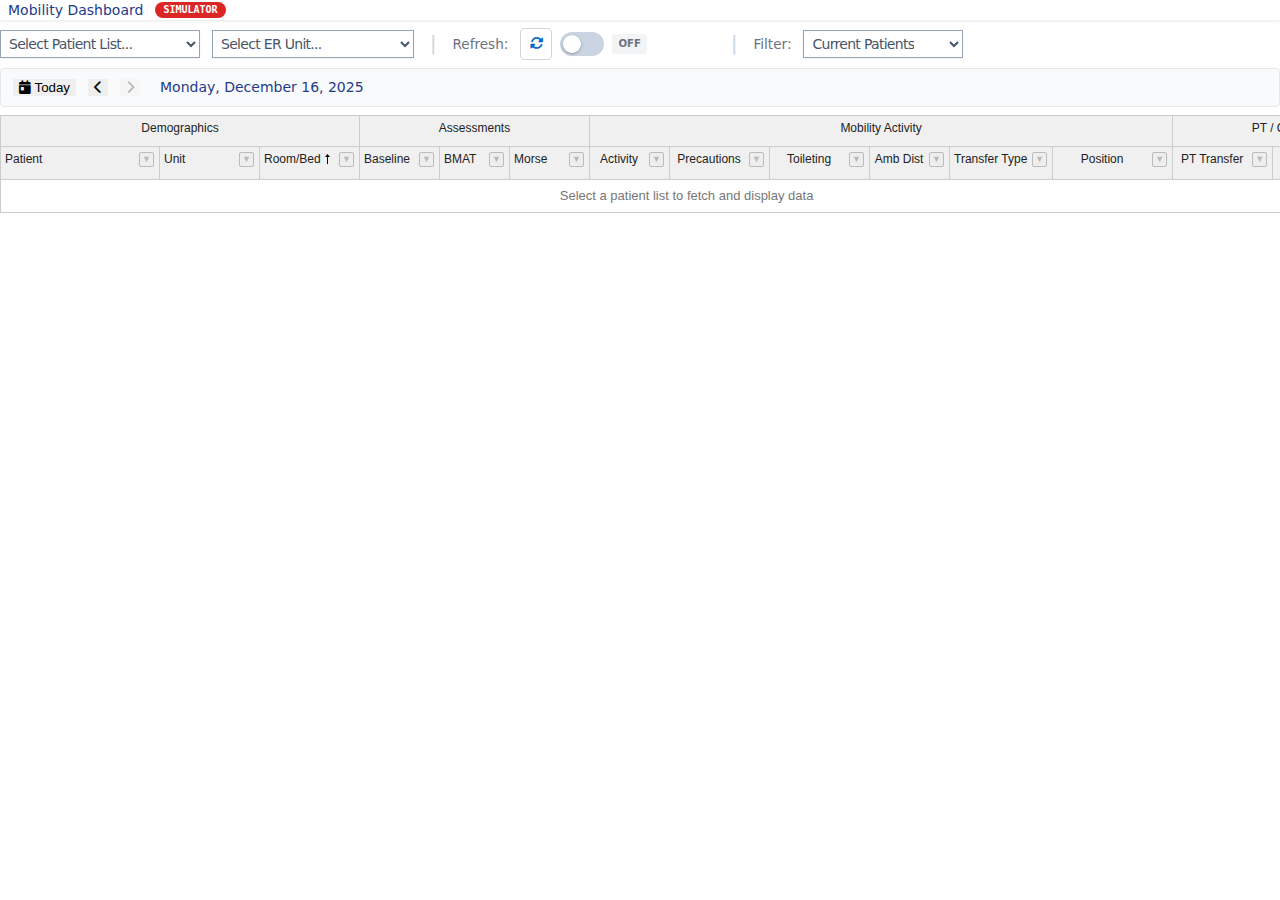
<file: src/web/index.html>
<!doctype html>
<html>

<head>
  <meta charset="UTF-8" />
  <meta name="viewport" content="width=device-width, initial-scale=1.0" />
  <title>Mobility Dashboard</title>

  <!-- Version Information -->
  <meta name="version" content="v1.0.0-mobility">
  <meta name="build-date" content="2025-12-14">
  <meta name="git-branch" content="main">
  <meta name="git-commit" content="initial">
  <meta name="repository" content="https://github.com/troyshelton/mobility-dashboard-v2">
  <meta name="repository-name" content="mobility-dashboard-v2">
  <meta name="features" content="patient-list-integration,er-tracking-boards,demographics-display,generic-boilerplate">
  
  <link href="styles.css" rel="stylesheet" />
  <!-- Font Awesome for medical-standard icons (local) -->
  <link rel="stylesheet" href="lib/fontawesome/all.min.css" />
  
  <!-- Handsontable (local) - v15.2.0 with Modern Theme (Issue #39) -->
  <script src="lib/handsontable/handsontable.full.min.js"></script>
  <link type="text/css" rel="stylesheet" href="lib/handsontable/handsontable.full.min.css" />
  <link type="text/css" rel="stylesheet" href="lib/handsontable/ht-theme-main.min.css" />
  
  <!-- Eruda - Modern DevTools for PowerChart environments (local) -->
  <!-- Pre-hide Eruda icon to prevent flash - load before Eruda script -->
  <style>
    /* Hide Eruda elements immediately on page load */
    .eruda-icon-tool,
    .eruda-entry-btn,
    [class*="eruda-entry"],
    [class*="eruda-icon"] {
      display: none !important;
      visibility: hidden !important;
      opacity: 0 !important;
    }
    
    /* Also hide by ID in case it uses that */
    #eruda > div:first-child {
      display: none !important;
    }
  </style>
  
  <script>
    // Immediate CSS injection to prevent any flash
    document.addEventListener('DOMContentLoaded', function() {
      var style = document.createElement('style');
      style.textContent = '.eruda-icon-tool, .eruda-entry-btn { display: none !important; }';
      document.head.insertBefore(style, document.head.firstChild);
    });
  </script>
  
  <script src="lib/eruda/eruda.js"></script>
  <script>
    // Initialize Eruda with PowerChart-friendly settings
    eruda.init({
      container: document.body,
      tool: ['console', 'elements', 'network', 'resources', 'info'],
      useShadowDom: true,
      autoScale: false,
      defaults: {
        displaySize: 40,
        transparency: 0.9,
        theme: 'Material Design'
      }
    });

    // IMMEDIATELY hide and destroy entry button (before it can render)
    eruda.hide();

    // Destroy entry button synchronously (no timeout delay)
    try {
      eruda.get('entryBtn').destroy();
    } catch (e) {
      try { eruda.get('entryBtn').hide(); } catch (e2) {}
    }

    console.log('Eruda entry button destroyed');
    
    // Track Eruda visibility state manually
    var erudaVisible = false;
    
    // Add keyboard shortcut (Cmd+Shift+F on Mac)
    document.addEventListener('keydown', function(e) {
      if ((e.metaKey || e.ctrlKey) && e.shiftKey && (e.key === 'F' || e.key === 'f')) {
        e.preventDefault();
        // Toggle between show/hide
        if (erudaVisible) {
          eruda.hide();
          erudaVisible = false;
          console.log('Eruda DevTools hidden via Command+Shift+F');
        } else {
          eruda.show();
          erudaVisible = true;
          console.log('Eruda DevTools shown via Command+Shift+F');
        }
      }
    });
    
    // Manual toggle functions for PowerChart
    window.toggleEruda = function() {
      if (erudaVisible) {
        eruda.hide();
        erudaVisible = false;
        return 'Eruda DevTools hidden';
      } else {
        eruda.show();
        erudaVisible = true;
        return 'Eruda DevTools shown';
      }
    };
    
    window.showEruda = function() {
      eruda.show();
      return 'Eruda DevTools opened';
    };
    
    window.hideEruda = function() {
      eruda.hide();
      return 'Eruda DevTools hidden';
    };
  </script>
  </script>
</head>

<body onload="window.PatientListApp && window.PatientListApp.init()">
  <!-- Header -->
  <div id="header" class="w-full py-2 pl-2" style="border-bottom: 1px solid #1e3a8a; display: flex; align-items: center; gap: 12px;">
    <span class="font-sans text-sm font-medium" style="color: #1e3a8a;">Mobility Dashboard</span>
    <span id="mode-indicator-badge" class="font-sans text-xs font-medium" style="padding: 4px 8px; border-radius: 4px;"></span>
  </div>
  <!-- End Header -->

  <!-- Main -->
  <div id="main" class="px-2" style="padding-top: 8px;">
    <!-- Patient List Select -->
    <div class="w-full" style="margin-bottom: 8px;">
      <div class="relative" style="display: flex; align-items: center; gap: 12px; flex-wrap: nowrap; width: 100%;">
        <select id="patient-list-select"
          class="flex py-1 pl-1 pr-8 font-sans text-sm tracking-tighter transition duration-200 bg-transparent border shadow-sm cursor-pointer font-normal ease border-slate-400 text-slate-600 placeholder:text-slate-400 hover:border-slate-400 focus:border-slate-400 focus:shadow-md focus:outline-none"
          style="min-width: 200px; max-width: 250px;">
          <option value="">Select Patient List...</option>
        </select>

        <!-- Issue #78: ER Units Dropdown (Option A: no labels, just placeholder) -->
        <select id="er-unit-select"
          class="flex py-1 pl-1 pr-8 font-sans text-sm tracking-tighter transition duration-200 bg-transparent border shadow-sm cursor-pointer font-normal ease border-slate-400 text-slate-600 placeholder:text-slate-400 hover:border-slate-400 focus:border-slate-400 focus:shadow-md focus:outline-none"
          style="min-width: 200px; max-width: 250px;">
          <option value="">Select ER Unit...</option>
          <option value="271365867.00">General Hospital</option>
          <option value="28309431.00">Memorial Hospital</option>
          <option value="271366149.00">Teays Valley</option>
          <option value="271366419.00">Women and Children's</option>
          <option value="8800251397.00">Greenbrier</option>
          <option value="9799324931.00">Plateau</option>
        </select>

        <!-- Vertical separator -->
        <span class="control-separator">|</span>

        <!-- Refresh Controls Group (Issue #35) -->
        <div class="refresh-controls-group" style="display: flex; align-items: center; gap: 8px; white-space: nowrap;">
          <span class="refresh-label">Refresh:</span>
          <button id="refresh-data" class="btn-icon" title="Manual Refresh">
            <i class="fas fa-sync-alt"></i>
          </button>
          <label class="toggle-switch" title="Auto-Refresh (3 min)">
            <input type="checkbox" id="auto-refresh-toggle">
            <span class="toggle-slider"></span>
          </label>
          <span id="auto-refresh-status" class="auto-refresh-status">OFF</span>
          <span id="auto-refresh-countdown" class="auto-refresh-countdown" style="min-width: 60px;"></span>
        </div>

        <!-- Vertical separator -->
        <span class="control-separator">|</span>

        <!-- Filter Controls Group -->
        <div class="filter-controls-group" style="display: flex; align-items: center; gap: 8px; white-space: nowrap;">
          <span class="filter-label">Filter:</span>
          <select id="patient-filter-select"
            class="flex py-1 pl-1 pr-8 font-sans text-sm tracking-tighter transition duration-200 bg-transparent border shadow-sm cursor-pointer font-normal ease border-slate-400 text-slate-600 hover:border-slate-400 focus:border-slate-400 focus:shadow-md focus:outline-none">
            <option value="none">&lt;None&gt;</option>
            <option value="current" selected>Current Patients</option>
          </select>
        </div>

        <!-- Patient Stats removed for inpatient template (ER-specific feature) -->
      </div>
    </div>
    <!-- End Select -->

    <!-- Date Navigator (Outlook-style: Today < > Date) -->
    <div id="date-navigator" style="padding: 8px 12px; margin-top: 8px; margin-bottom: 8px; border: 1px solid #e5e7eb; background: #f9fafb; display: flex; align-items: center; gap: 12px; border-radius: 4px;">
      <button id="date-today" class="date-nav-btn" title="Jump to Today">
        <i class="fas fa-calendar-day"></i> Today
      </button>
      <button id="date-prev" class="date-nav-btn" title="Previous Day">
        <i class="fas fa-chevron-left"></i>
      </button>
      <button id="date-next" class="date-nav-btn" title="Next Day" disabled>
        <i class="fas fa-chevron-right"></i>
      </button>
      <span id="date-display" style="font-size: 14px; font-weight: 500; color: #1e3a8a; font-family: system-ui; margin-left: 8px;">
        Monday, December 16, 2025
      </span>
    </div>
    <!-- End Date Navigator -->

    <!-- Data Table Container -->
    <div id="patient-table-container" style="margin-top: 4px;">
      <!-- Handsontable will be inserted here by initializeEmptyTable() -->
    </div>
    
  </div>

  <!-- Load service scripts -->
  <script src="./js/VisualIndicators.js"></script>
  <script src="./js/Config.js"></script>
  <script src="./js/AdminCommands.js"></script>
  <script src="./js/SendCclRequest.js"></script>
  <script src="./js/XMLCclRequestSimulator.js"></script>
  <script src="./js/UserInfoService.js"></script>
  <script src="./js/PatientListService.js?v=20251214v01"></script><!-- v01: ER unit delay fix -->
  <script src="./js/PatientDataService.js?v=20251208v23"></script><!-- v23: Cache-bust for Issue #75 -->

  <!-- Quick Launch POCs (Issues #28, #29) -->
  <script src="./js/PowerFormLauncher.js"></script>
  <script src="./js/PowerPlanLauncher.js"></script>

  <!-- Tippy.js Tooltip Library (Issue #48) -->
  <link rel="stylesheet" href="lib/tippy/tippy.css">
  <script src="lib/tippy/popper.min.js"></script>
  <script src="lib/tippy/tippy.umd.min.js"></script>

  <!-- Initialize Tippy.js defaults immediately after loading -->
  <script>
    if (typeof tippy !== 'undefined') {
      tippy.setDefaultProps({
        theme: 'sepsis-standard',
        placement: 'bottom',
        flip: true,
        shift: true,
        offset: [0, 8],
        animation: 'fade',
        duration: [200, 150],
        arrow: true,
        allowHTML: true,
        boundary: 'viewport',
        maxWidth: 300
      });
      console.log('[Tippy] Global defaults set with sepsis-standard theme');
    }
  </script>

  <script src="./js/main.js?v=20251208-integration"></script><!-- Integration: Issues #75, #62, #78 -->

</body>
</html>
</file>
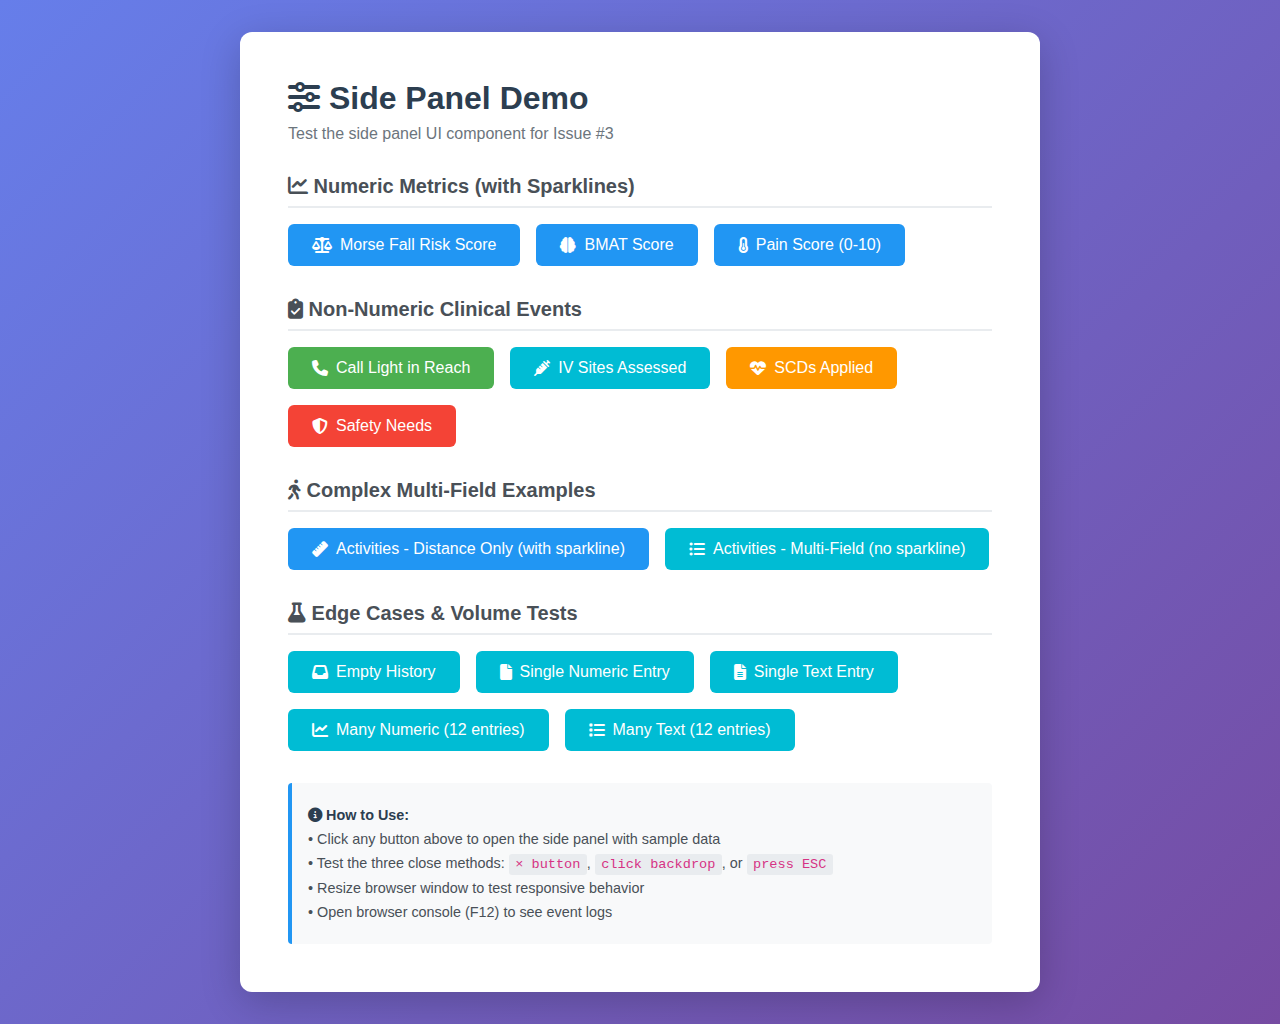
<file: src/web/demo-panel.html>
<!DOCTYPE html>
<html lang="en">
<head>
    <meta charset="UTF-8">
    <meta name="viewport" content="width=device-width, initial-scale=1.0">
    <title>Side Panel Demo - Mobility Dashboard</title>

    <!-- Font Awesome -->
    <link rel="stylesheet" href="https://cdnjs.cloudflare.com/ajax/libs/font-awesome/6.5.1/css/all.min.css">

    <!-- Side Panel Styles -->
    <link rel="stylesheet" href="styles/side-panel.css">

    <style>
        * {
            margin: 0;
            padding: 0;
            box-sizing: border-box;
        }

        body {
            font-family: -apple-system, BlinkMacSystemFont, "Segoe UI", Roboto, "Helvetica Neue", Arial, sans-serif;
            background: linear-gradient(135deg, #667eea 0%, #764ba2 100%);
            min-height: 100vh;
            display: flex;
            flex-direction: column;
            align-items: center;
            justify-content: center;
            padding: 2rem;
        }

        .demo-container {
            background: white;
            border-radius: 12px;
            padding: 3rem;
            box-shadow: 0 10px 40px rgba(0, 0, 0, 0.2);
            max-width: 800px;
            width: 100%;
        }

        h1 {
            color: #2c3e50;
            margin-bottom: 0.5rem;
            font-size: 2rem;
        }

        .subtitle {
            color: #6c757d;
            margin-bottom: 2rem;
            font-size: 1rem;
        }

        .demo-section {
            margin-bottom: 2rem;
        }

        .demo-section h2 {
            color: #495057;
            font-size: 1.25rem;
            margin-bottom: 1rem;
            border-bottom: 2px solid #e9ecef;
            padding-bottom: 0.5rem;
        }

        .button-group {
            display: flex;
            gap: 1rem;
            flex-wrap: wrap;
            margin-bottom: 1rem;
        }

        .demo-button {
            padding: 0.75rem 1.5rem;
            border: none;
            border-radius: 6px;
            font-size: 1rem;
            font-weight: 500;
            cursor: pointer;
            transition: all 0.2s ease;
            display: flex;
            align-items: center;
            gap: 0.5rem;
        }

        .demo-button:hover {
            transform: translateY(-2px);
            box-shadow: 0 4px 12px rgba(0, 0, 0, 0.15);
        }

        .demo-button:active {
            transform: translateY(0);
        }

        .btn-primary {
            background-color: #2196f3;
            color: white;
        }

        .btn-success {
            background-color: #4caf50;
            color: white;
        }

        .btn-info {
            background-color: #00bcd4;
            color: white;
        }

        .btn-warning {
            background-color: #ff9800;
            color: white;
        }

        .btn-danger {
            background-color: #f44336;
            color: white;
        }

        .demo-info {
            background-color: #f8f9fa;
            border-left: 4px solid #2196f3;
            padding: 1rem;
            border-radius: 4px;
            margin-top: 1rem;
        }

        .demo-info p {
            margin: 0.5rem 0;
            color: #495057;
            font-size: 0.9rem;
        }

        .demo-info strong {
            color: #2c3e50;
        }

        code {
            background-color: #e9ecef;
            padding: 0.2rem 0.4rem;
            border-radius: 3px;
            font-family: 'Courier New', monospace;
            font-size: 0.85rem;
            color: #d63384;
        }
    </style>
</head>
<body>
    <div class="demo-container">
        <h1><i class="fas fa-sliders-h"></i> Side Panel Demo</h1>
        <p class="subtitle">Test the side panel UI component for Issue #3</p>

        <!-- Demo Section 1: Numeric Metrics with Sparklines -->
        <div class="demo-section">
            <h2><i class="fas fa-chart-line"></i> Numeric Metrics (with Sparklines)</h2>
            <div class="button-group">
                <button class="demo-button btn-primary" onclick="openMorseScore()">
                    <i class="fas fa-balance-scale"></i> Morse Fall Risk Score
                </button>
                <button class="demo-button btn-primary" onclick="openBMAT()">
                    <i class="fas fa-brain"></i> BMAT Score
                </button>
                <button class="demo-button btn-primary" onclick="openPainScore()">
                    <i class="fas fa-thermometer-half"></i> Pain Score (0-10)
                </button>
            </div>
        </div>

        <!-- Demo Section 2: Non-Numeric Clinical Events -->
        <div class="demo-section">
            <h2><i class="fas fa-clipboard-check"></i> Non-Numeric Clinical Events</h2>
            <div class="button-group">
                <button class="demo-button btn-success" onclick="openCallLight()">
                    <i class="fas fa-phone"></i> Call Light in Reach
                </button>
                <button class="demo-button btn-info" onclick="openIVSites()">
                    <i class="fas fa-syringe"></i> IV Sites Assessed
                </button>
                <button class="demo-button btn-warning" onclick="openSCDs()">
                    <i class="fas fa-heartbeat"></i> SCDs Applied
                </button>
                <button class="demo-button btn-danger" onclick="openSafety()">
                    <i class="fas fa-shield-alt"></i> Safety Needs
                </button>
            </div>
        </div>

        <!-- Demo Section 3: Complex Multi-Field Metrics -->
        <div class="demo-section">
            <h2><i class="fas fa-walking"></i> Complex Multi-Field Examples</h2>
            <div class="button-group">
                <button class="demo-button btn-primary" onclick="openActivitiesNumeric()">
                    <i class="fas fa-ruler"></i> Activities - Distance Only (with sparkline)
                </button>
                <button class="demo-button btn-info" onclick="openActivitiesComplex()">
                    <i class="fas fa-list-ul"></i> Activities - Multi-Field (no sparkline)
                </button>
            </div>
        </div>

        <!-- Demo Section 4: Edge Cases & Volume Tests -->
        <div class="demo-section">
            <h2><i class="fas fa-flask"></i> Edge Cases & Volume Tests</h2>
            <div class="button-group">
                <button class="demo-button btn-info" onclick="openEmptyHistory()">
                    <i class="fas fa-inbox"></i> Empty History
                </button>
                <button class="demo-button btn-info" onclick="openSingleNumeric()">
                    <i class="fas fa-file"></i> Single Numeric Entry
                </button>
                <button class="demo-button btn-info" onclick="openSingleText()">
                    <i class="fas fa-file-alt"></i> Single Text Entry
                </button>
                <button class="demo-button btn-info" onclick="openManyNumeric()">
                    <i class="fas fa-chart-line"></i> Many Numeric (12 entries)
                </button>
                <button class="demo-button btn-info" onclick="openManyText()">
                    <i class="fas fa-list"></i> Many Text (12 entries)
                </button>
            </div>
        </div>

        <!-- Demo Info -->
        <div class="demo-info">
            <p><strong><i class="fas fa-info-circle"></i> How to Use:</strong></p>
            <p>• Click any button above to open the side panel with sample data</p>
            <p>• Test the three close methods: <code>× button</code>, <code>click backdrop</code>, or <code>press ESC</code></p>
            <p>• Resize browser window to test responsive behavior</p>
            <p>• Open browser console (F12) to see event logs</p>
        </div>
    </div>

    <!-- Side Panel Service -->
    <script src="js/SidePanelService.js"></script>

    <!-- Demo Scripts -->
    <script>
        // Mock patient data
        const mockPatient = {
            person_name: 'DOE, JOHN',
            mrn: '12345678',
            unit: '3E',
            roomBed: 'Room 305-A'
        };

        // Helper to create mock history data
        function createMockHistory(count, valueGenerator) {
            const history = [];
            const now = new Date();

            for (let i = 0; i < count; i++) {
                const date = new Date(now);
                date.setHours(date.getHours() - (i * 6)); // Every 6 hours

                history.push({
                    datetime: date,
                    value: valueGenerator(i)
                });
            }

            return history;
        }

        // Numeric Metric Demos (with Sparklines)
        function openMorseScore() {
            // Declining trend (improving)
            const history = createMockHistory(8, (i) => `${50 - (i * 3)}`);
            sidePanelService.open(mockPatient, 'morse', 'Morse Fall Risk Score', history);
        }

        function openBMAT() {
            // Fluctuating trend
            const scores = [28, 26, 27, 25, 26, 24, 25, 23];
            const history = createMockHistory(8, (i) => `${scores[i]}`);
            sidePanelService.open(mockPatient, 'bmat', 'BMAT Cognitive Score', history);
        }

        function openPainScore() {
            // Improving pain trend
            const scores = [8, 7, 6, 5, 4, 3, 2, 2];
            const history = createMockHistory(8, (i) => `${scores[i]}`);
            sidePanelService.open(mockPatient, 'pain', 'Pain Score (0-10)', history);
        }

        // Complex Multi-Field Demos
        function openActivitiesNumeric() {
            // Option 1: Just numeric distance values - SHOWS sparkline
            const distances = [75, 50, 100, 85, 60, 120, 90, 110];
            const history = createMockHistory(8, (i) => `${distances[i]}`);
            sidePanelService.open(mockPatient, 'activities', 'Activities - Distance (feet)', history);
        }

        function openActivitiesComplex() {
            // Option 2: Complex multi-field data - NO sparkline
            const activities = [
                'Walking - 75 feet\nEffort: Moderate\nAssistance: 1 person',
                'Chair to bed transfer\nEffort: Minimal\nAssistance: 1 person',
                'Walking - 100 feet\nEffort: Moderate\nAssistance: Independent',
                'Bathroom transfer\nEffort: Moderate\nAssistance: 2 persons',
                'Walking - 60 feet\nEffort: Heavy\nAssistance: 1 person + walker',
                'Bed to chair transfer\nEffort: Minimal\nAssistance: 1 person',
                'Walking - 120 feet\nEffort: Light\nAssistance: Independent',
                'Standing at bedside\nEffort: Moderate\nAssistance: 1 person'
            ];
            const history = createMockHistory(8, (i) => activities[i]);
            sidePanelService.open(mockPatient, 'activities', 'Activities - Full Details', history);
        }

        // Non-Numeric Clinical Event Demos
        function openCallLight() {
            const history = createMockHistory(4, (i) => i % 2 === 0 ? 'Yes' : 'No');
            sidePanelService.open(mockPatient, 'call_light', 'Call Light in Reach', history);
        }

        function openIVSites() {
            const history = createMockHistory(6, (i) => 'Yes - All sites intact');
            sidePanelService.open(mockPatient, 'iv_sites', 'IV Sites Assessed', history);
        }

        function openSCDs() {
            const history = createMockHistory(3, (i) => 'Yes - Bilateral');
            sidePanelService.open(mockPatient, 'scds', 'SCDs Applied', history);
        }

        function openSafety() {
            const history = createMockHistory(4, (i) => 'Completed - No concerns');
            sidePanelService.open(mockPatient, 'safety_needs', 'Psychosocial and Safety Needs', history);
        }

        // Edge Case Demos
        function openEmptyHistory() {
            sidePanelService.open(mockPatient, 'test', 'Empty History Test', []);
        }

        function openSingleNumeric() {
            const history = [{
                datetime: new Date(),
                value: '45'
            }];
            sidePanelService.open(mockPatient, 'test', 'Single Numeric Entry', history);
        }

        function openSingleText() {
            const history = [{
                datetime: new Date(),
                value: 'Yes - Completed'
            }];
            sidePanelService.open(mockPatient, 'test', 'Single Text Entry', history);
        }

        function openManyNumeric() {
            // Many numeric entries - SHOULD show sparkline
            const history = createMockHistory(12, (i) => `${Math.floor(Math.random() * 50) + 20}`);
            sidePanelService.open(mockPatient, 'test', 'Many Numeric Entries (with sparkline)', history);
        }

        function openManyText() {
            // Many text entries - NO sparkline
            const textValues = [
                'Yes - All items within reach',
                'Yes - Patient able to reach',
                'No - Items repositioned',
                'Yes - Confirmed with patient',
                'Yes - Call light tested',
                'Yes - All safety items present',
                'No - Needed assistance',
                'Yes - Patient demonstrates understanding',
                'Yes - Items secured',
                'Yes - Safety check completed',
                'Yes - Patient education provided',
                'Yes - All protocols followed'
            ];
            const history = createMockHistory(12, (i) => textValues[i]);
            sidePanelService.open(mockPatient, 'test', 'Many Text Entries (no sparkline)', history);
        }

        console.log('✅ Demo page loaded - Click buttons to test side panel');
    </script>
</body>
</html>
</file>
<file: src/web/styles.css>
*, ::before, ::after {
  --tw-border-spacing-x: 0;
  --tw-border-spacing-y: 0;
  --tw-translate-x: 0;
  --tw-translate-y: 0;
  --tw-rotate: 0;
  --tw-skew-x: 0;
  --tw-skew-y: 0;
  --tw-scale-x: 1;
  --tw-scale-y: 1;
  --tw-pan-x:  ;
  --tw-pan-y:  ;
  --tw-pinch-zoom:  ;
  --tw-scroll-snap-strictness: proximity;
  --tw-gradient-from-position:  ;
  --tw-gradient-via-position:  ;
  --tw-gradient-to-position:  ;
  --tw-ordinal:  ;
  --tw-slashed-zero:  ;
  --tw-numeric-figure:  ;
  --tw-numeric-spacing:  ;
  --tw-numeric-fraction:  ;
  --tw-ring-inset:  ;
  --tw-ring-offset-width: 0px;
  --tw-ring-offset-color: #fff;
  --tw-ring-color: rgb(59 130 246 / 0.5);
  --tw-ring-offset-shadow: 0 0 #0000;
  --tw-ring-shadow: 0 0 #0000;
  --tw-shadow: 0 0 #0000;
  --tw-shadow-colored: 0 0 #0000;
  --tw-blur:  ;
  --tw-brightness:  ;
  --tw-contrast:  ;
  --tw-grayscale:  ;
  --tw-hue-rotate:  ;
  --tw-invert:  ;
  --tw-saturate:  ;
  --tw-sepia:  ;
  --tw-drop-shadow:  ;
  --tw-backdrop-blur:  ;
  --tw-backdrop-brightness:  ;
  --tw-backdrop-contrast:  ;
  --tw-backdrop-grayscale:  ;
  --tw-backdrop-hue-rotate:  ;
  --tw-backdrop-invert:  ;
  --tw-backdrop-opacity:  ;
  --tw-backdrop-saturate:  ;
  --tw-backdrop-sepia:  ;
  --tw-contain-size:  ;
  --tw-contain-layout:  ;
  --tw-contain-style:  
}

::backdrop {
  --tw-border-spacing-x: 0;
  --tw-border-spacing-y: 0;
  --tw-translate-x: 0;
  --tw-translate-y: 0;
  --tw-rotate: 0;
  --tw-skew-x: 0;
  --tw-skew-y: 0;
  --tw-scale-x: 1;
  --tw-scale-y: 1;
  --tw-pan-x:  ;
  --tw-pan-y:  ;
  --tw-pinch-zoom:  ;
  --tw-scroll-snap-strictness: proximity;
  --tw-gradient-from-position:  ;
  --tw-gradient-via-position:  ;
  --tw-gradient-to-position:  ;
  --tw-ordinal:  ;
  --tw-slashed-zero:  ;
  --tw-numeric-figure:  ;
  --tw-numeric-spacing:  ;
  --tw-numeric-fraction:  ;
  --tw-ring-inset:  ;
  --tw-ring-offset-width: 0px;
  --tw-ring-offset-color: #fff;
  --tw-ring-color: rgb(59 130 246 / 0.5);
  --tw-ring-offset-shadow: 0 0 #0000;
  --tw-ring-shadow: 0 0 #0000;
  --tw-shadow: 0 0 #0000;
  --tw-shadow-colored: 0 0 #0000;
  --tw-blur:  ;
  --tw-brightness:  ;
  --tw-contrast:  ;
  --tw-grayscale:  ;
  --tw-hue-rotate:  ;
  --tw-invert:  ;
  --tw-saturate:  ;
  --tw-sepia:  ;
  --tw-drop-shadow:  ;
  --tw-backdrop-blur:  ;
  --tw-backdrop-brightness:  ;
  --tw-backdrop-contrast:  ;
  --tw-backdrop-grayscale:  ;
  --tw-backdrop-hue-rotate:  ;
  --tw-backdrop-invert:  ;
  --tw-backdrop-opacity:  ;
  --tw-backdrop-saturate:  ;
  --tw-backdrop-sepia:  ;
  --tw-contain-size:  ;
  --tw-contain-layout:  ;
  --tw-contain-style:  
}

/* Basic Tailwind CSS reset and utilities for clean professional look */

/* Base styles */
*, *::before, *::after {
  box-sizing: border-box;
  border-width: 0;
  border-style: solid;
  border-color: #e5e7eb;
}

html {
  line-height: 1.5;
  -webkit-text-size-adjust: 100%;
  tab-size: 4;
  font-family: ui-sans-serif, system-ui, -apple-system, BlinkMacSystemFont, "Segoe UI", Roboto, "Helvetica Neue", Arial, "Noto Sans", sans-serif, "Apple Color Emoji", "Segoe UI Emoji", "Segoe UI Symbol", "Noto Color Emoji";
  font-feature-settings: normal;
  font-variation-settings: normal;
}

body {
  margin: 0;
  line-height: inherit;
}

/* Utility classes for clean professional interface */
.w-full { width: 100%; }
.py-1 { padding-top: 0.25rem; padding-bottom: 0.25rem; }
.pl-2 { padding-left: 0.5rem; }
.bg-blue-700 { background-color: rgb(29 78 216); }
.bg-healthcare-blue { background-color: rgb(75 125 175); }
.text-white { color: rgb(255 255 255); }
.text-sm { font-size: 0.875rem; line-height: 1.25rem; }
.font-sans { font-family: ui-sans-serif, system-ui, -apple-system, BlinkMacSystemFont, "Segoe UI", Roboto, "Helvetica Neue", Arial, "Noto Sans", sans-serif; }
.font-extralight { font-weight: 200; }
.font-normal { font-weight: 400; }
.text-center { text-align: center; }
.text-slate-500 { color: rgb(100 116 139); }
.italic { font-style: italic; }
.font-medium { font-weight: 500; }

/* Status and Acuity Cell Background Colors */
.bg-red-50 { background-color: rgb(254 242 242) !important; }
.bg-yellow-50 { background-color: rgb(255 251 235) !important; }
.bg-orange-50 { background-color: rgb(255 247 237) !important; }
.bg-green-50 { background-color: rgb(240 253 244) !important; }
.bg-gray-50 { background-color: rgb(249 250 251) !important; }

/* Status and Acuity Text Colors */
.text-red-700 { color: rgb(185 28 28); }
.text-yellow-700 { color: rgb(161 98 7); }
.text-orange-700 { color: rgb(194 65 12); }
.text-green-700 { color: rgb(21 128 61); }
.text-gray-700 { color: rgb(55 65 81); }

/* Hide Eruda entry button/icon for clean PowerChart interface */
.eruda-icon-tool,
.eruda-entry-btn,
[class*="eruda-entry"],
[class*="eruda-icon"] {
  display: none !important;
  visibility: hidden !important;
  opacity: 0 !important;
}

#eruda > div:first-child {
  display: none !important;
}

/* ========================================== */
/* Custom Patient List MPage Styles */
/* ========================================== */

/* Handsontable customization */
.handsontable {
  font-size: 13px;
  font-family: ui-sans-serif, system-ui, -apple-system, BlinkMacSystemFont, "Segoe UI", Roboto, "Helvetica Neue", Arial, "Noto Sans", sans-serif;
  font-weight: 400; /* Normal weight for better readability */
}

.handsontable th {
  background-color: #f3f4f6;
  font-weight: 600;
  font-size: 12px;
  border-right: 1px solid #d1d5db;
  border-bottom: 1px solid #d1d5db;
}

.handsontable td {
  border-right: 1px solid #e5e7eb;
  border-bottom: 1px solid #e5e7eb;
}

.handsontable tbody tr:hover td {
  background-color: #f9fafb !important;
}

/* Status indicators */
.status-active {
  color: #16a34a;
  font-weight: 600;
}

.status-inactive {
  color: #dc2626;
  font-weight: 600;
}

.status-pending {
  color: #ca8a04;
  font-style: italic;
}

/* Additional background colors for variety */
.bg-green-100 {
  background-color: #d1fae5 !important;
}

.bg-yellow-100 {
  background-color: #fef3c7 !important;
}

.bg-orange-100 {
  background-color: #fed7aa !important;
}

/* Layout and container styling */
#patient-table-container {
  overflow-x: auto;
  overflow-y: visible;
  margin-top: 4px;
}

#header {
  box-shadow: 0 1px 3px 0 rgba(0, 0, 0, 0.1);
}

/* Dropdown specific styling */
#patient-list-select option[disabled] {
  font-style: italic;
  color: #9ca3af;
}

/* Remove focus outline from select dropdown */
#patient-list-select:focus {
  outline: none !important;
  box-shadow: none !important;
}
.flex-none { flex: none; }
.min-w-\\[200px\\] { min-width: 200px; }
.max-w-sm { max-width: 24rem; }
.relative { position: relative; }
.flex { display: flex; }
.cursor-pointer { cursor: pointer; }
.border { border-width: 1px; }
.border-slate-400 { border-color: rgb(148 163 184); }
.bg-transparent { background-color: transparent; }
.shadow-sm { box-shadow: 0 1px 2px 0 rgb(0 0 0 / 0.05); }
.transition { transition-property: color, background-color, border-color, text-decoration-color, fill, stroke, opacity, box-shadow, transform, filter, backdrop-filter; }
.duration-200 { transition-duration: 200ms; }
.ease { transition-timing-function: cubic-bezier(0.25, 0.46, 0.45, 0.94); }
.text-slate-600 { color: rgb(71 85 105); }
.tracking-tighter { letter-spacing: -0.05em; }
.pr-8 { padding-right: 2rem; }
.pl-1 { padding-left: 0.25rem; }
.mt-2 { margin-top: 0.5rem; }

/* Focus styles */
.focus\\:border-slate-400:focus { border-color: rgb(148 163 184); }
.focus\\:shadow-md:focus { box-shadow: 0 4px 6px -1px rgb(0 0 0 / 0.1), 0 2px 4px -2px rgb(0 0 0 / 0.1); }
.focus\\:outline-none:focus { outline: 2px solid transparent; outline-offset: 2px; }

/* Remove focus outline from select dropdown */
#patient-list-select:focus {
  outline: none !important;
  box-shadow: none !important;
}
.focus\\:opacity-80:focus { opacity: 0.8; }

/* Hover styles */
.hover\\:border-slate-400:hover { border-color: rgb(148 163 184); }

/* Placeholder styles */
.placeholder\\:text-slate-400::placeholder { color: rgb(148 163 184); }

/* Clean table styling */
#patient-table-container {
  margin-top: 1rem;
}

#loading-message {
  color: rgb(107 114 128);
  font-style: italic;
  padding: 1rem;
}

/* Handsontable overrides for clean look */
.handsontable {
  font-family: ui-sans-serif, system-ui, -apple-system, BlinkMacSystemFont, "Segoe UI", Roboto, "Helvetica Neue", Arial, "Noto Sans", sans-serif;
  font-size: 0.875rem;
}

.handsontable th {
  background-color: rgb(249 250 251);
  font-weight: 500;
  color: rgb(55 65 81);
  height: 32px;
}

.handsontable td {
  border-color: rgb(229 231 235);
  height: 32px;
  vertical-align: middle;
  padding: 4px 6px;
  text-align: center; /* Ensure all cell content is centered */
}

.handsontable tbody tr:hover td {
  background-color: rgb(249 250 251);
}

/* Fix row height for consistent appearance */
.handsontable tr {
  height: 32px;
}

/* ========================================== */
/* Patient Presence Indicator (Date Navigator Feature - v1.1.0-mobility) */
/* ========================================== */

/* Visual indicator for patients not present on selected date */
/* Grayed out appearance that works WITH zebra striping */
.handsontable tbody tr td.not-present {
  opacity: 0.5;
  background-color: #f5f5f5 !important;
  color: #999 !important;
  font-style: italic;
}

/* Preserve zebra striping distinction for not-present rows */
.handsontable tbody tr td.not-present.even-row {
  background-color: #f8f8f8 !important;
}

.handsontable tbody tr td.not-present.odd-row {
  background-color: #f0f0f0 !important;
}

/* Visual indicator icon in first column (Patient Name) */
.handsontable tbody tr td.not-present:first-child::before {
  content: "⚠️ ";
  margin-right: 4px;
  opacity: 1; /* Full opacity for icon */
}

/* Healthcare Order Status Icons - Professional medical progress indicators */
/* Based on Healthcare Order Status Icons Technical Specification v3 */
/* Scaled to match Font Awesome icon sizes in table (14px to match Status/Acuity) */

.progress-not-started {
  width: 14px;
  height: 14px;
  border: 1px solid #6c757d;
  border-radius: 50%;
  background-color: transparent;
  box-sizing: border-box;
  margin: 0 auto; /* Center horizontally */
}

.progress-pending {
  width: 14px;
  height: 14px;
  background: linear-gradient(90deg, #ffc107 50%, #f8f9fa 50%);
  border: 1px solid #ffc107;
  border-radius: 50%;
  box-sizing: border-box;
  margin: 0 auto; /* Center horizontally */
}

.progress-completed {
  width: 14px;
  height: 14px;
  background-color: #28a745;
  border: 1px solid transparent;
  border-radius: 50%;
  color: white;
  box-sizing: border-box;
  display: flex;
  align-items: center;
  justify-content: center;
  font-size: 8px;
  font-weight: bold;
  margin: 0 auto; /* Center horizontally */
}

/* Screening Color-Coded Icons (Issue #41) */
.screening-positive {
  width: 14px;
  height: 14px;
  background-color: #dc3545; /* Red - Sepsis */
  border: 1px solid transparent;
  border-radius: 50%;
  color: white;
  box-sizing: border-box;
  display: flex;
  align-items: center;
  justify-content: center;
  margin: 0 auto;
  cursor: pointer;
  font-size: 9px;
  font-weight: bold;
  line-height: 1;
}

.screening-indeterminate {
  width: 14px;
  height: 14px;
  background-color: #f59e0b; /* Orange/Yellow - Cannot determine (darker for visibility) */
  border: 1px solid transparent;
  border-radius: 50%;
  color: white;
  box-sizing: border-box;
  display: flex;
  align-items: center;
  justify-content: center;
  margin: 0 auto;
  cursor: pointer;
  font-size: 10px;
  font-weight: bold;
  line-height: 1;
}

.screening-ruled-out {
  width: 14px;
  height: 14px;
  background-color: #28a745; /* Green - Ruled out */
  border: 1px solid transparent;
  border-radius: 50%;
  color: white;
  box-sizing: border-box;
  display: flex;
  align-items: center;
  justify-content: center;
  margin: 0 auto;
  cursor: pointer;
  font-size: 9px;
  font-weight: bold;
  line-height: 1;
}

/* Quick Launch POCs - Unified Clickable Action Styling (Issues #28, #29) */
/* Used by both PowerForm and PowerPlan clickable circles */
.clickable-action {
  cursor: pointer;
  transition: all 0.2s ease;
}

.clickable-action:hover {
  transform: scale(1.2);
  border-color: #0066cc !important;
  box-shadow: 0 0 4px rgba(0, 102, 204, 0.4);
}

/* Clinical Tooltip System - Healthcare-Grade Styling */
/* Designed for sepsis dashboard clinical timing information */

.tooltip-container {
  position: relative;
  display: flex;
  align-items: center;
  justify-content: center; /* Default: center for most columns */
  cursor: pointer;
  width: 100%;
  height: 100%;
}

/* Left-aligned tooltip containers for text columns (v1.33.0) */
.htLeft .tooltip-container {
  display: block !important; /* Remove flex, use block for left-align */
  text-align: left !important;
  justify-content: unset !important;
}

/* Patient name link styling (v1.33.0 - GitHub Issue #13) */
.patient-name-link {
  color: #0066cc !important; /* Blue for links - !important to override td color */
  text-decoration: none !important; /* No underline by default */
  cursor: pointer;
}

.patient-name-link:hover {
  text-decoration: underline !important; /* Underline on hover only */
}

.tooltip-content {
  position: fixed; /* Changed from absolute to fixed for better positioning */
  bottom: auto;
  top: auto;
  left: auto;
  right: auto;
  transform: none;
  z-index: 9999; /* Higher z-index to ensure it appears above Handsontable */

  /* Cerner-style clinical tooltip styling */
  background-color: #fffbeb; /* Cerner yellow/cream background */
  color: #374151; /* Dark gray text for readability */
  border: 1px solid #d1d5db; /* Subtle gray border */
  padding: 6px 10px;
  border-radius: 3px; /* Smaller radius for clinical look */
  font-size: 0.75rem;
  font-family: ui-sans-serif, system-ui, -apple-system, BlinkMacSystemFont, "Segoe UI", Roboto, "Helvetica Neue", Arial, "Noto Sans", sans-serif;
  font-weight: 400; /* Normal weight, more subtle */
  line-height: 1.3;
  white-space: normal; /* Allow wrapping for multi-line content */
  min-width: 180px;
  max-width: 300px; /* Prevent overly wide tooltips */

  /* Subtle shadow like Cerner */
  box-shadow: 0 2px 4px -1px rgba(0, 0, 0, 0.1), 0 1px 3px -1px rgba(0, 0, 0, 0.06);

  /* Hidden by default */
  opacity: 0;
  visibility: hidden;
  pointer-events: none;

  /* Smooth transition */
  transition: opacity 0.2s ease-in-out, visibility 0.2s ease-in-out;
}

/* Tooltip arrow - Cerner style (pointing upward since tooltip is below) */
.tooltip-content::after {
  content: "";
  position: absolute;
  bottom: 100%;
  left: 50%;
  transform: translateX(-50%);
  border: 4px solid transparent;
  border-bottom-color: #fffbeb; /* Match Cerner yellow background */
}

/* Arrow border for subtle effect */
.tooltip-content::before {
  content: "";
  position: absolute;
  bottom: 100%;
  left: 50%;
  transform: translateX(-50%);
  border: 5px solid transparent;
  border-bottom-color: #d1d5db; /* Border color for arrow outline */
  margin-bottom: 1px;
}

/* Visible state */
.tooltip-content.tooltip-visible {
  opacity: 1;
  visibility: visible;
  pointer-events: auto;
}

/* Clinical timing layout within tooltip */
.tooltip-timing {
  display: flex;
  flex-direction: column;
  gap: 2px;
}

.tooltip-timing-item {
  display: flex;
  justify-content: space-between;
  min-width: 200px;
}

.tooltip-timing-label {
  font-weight: 500; /* Medium weight for clinical subtlety */
  color: #6b7280; /* Muted gray for labels */
  text-align: left; /* Ensure left alignment */
  flex-shrink: 0; /* Prevent label from shrinking */
}

.tooltip-timing-value {
  font-weight: 400; /* Normal weight */
  color: #374151; /* Darker gray for values */
  text-align: right; /* Ensure right alignment */
  margin-left: 8px; /* Space between label and value */
}

/* Alert criteria styling for proper alignment */
.alert-criteria-list {
  list-style: none;
  padding: 0;
  margin: 0;
}

.alert-criteria-item {
  display: flex;
  align-items: flex-start;
  margin-bottom: 2px;
  padding-left: 12px;
  position: relative;
  text-align: left;
  line-height: 1.2;
}

.alert-criteria-item::before {
  content: "•";
  position: absolute;
  left: 0;
  top: 0;
  color: #6b7280;
  font-weight: bold;
}

.alert-criteria-text {
  flex: 1;
  word-wrap: break-word;
  text-align: left;
}

/* Alternative positioning for edge cases */
.tooltip-content.tooltip-bottom {
  bottom: auto;
  top: 125%;
}

.tooltip-content.tooltip-bottom::after {
  top: auto;
  bottom: 100%;
  border-top-color: transparent;
  border-bottom-color: #1e3a8a;
}

/* Responsive sizing for different screen sizes */
@media (max-width: 768px) {
  .tooltip-content {
    font-size: 0.7rem;
    padding: 6px 10px;
  }

  .tooltip-timing-item {
    min-width: 180px;
  }
}

/* ========================================== */
/* Refresh Button Styles */
/* Copied from respiratory-assignment-worklist-fix */
/* ========================================== */

/* Refresh Button Specific Styles - Updated for Issue #35 (icon only, no timestamp) */
#refresh-data {
  /* Inherits from .btn-icon class */
}

#refresh-data.disabled {
  color: #cccccc;
  cursor: not-allowed;
  opacity: 0.5;
}

#refresh-data.disabled.refreshing .fa-sync-alt {
  animation: spin 1s linear infinite !important;
  color: #0066cc;
  opacity: 1;
}

@keyframes spin {
  from { transform: rotate(0deg); }
  to { transform: rotate(360deg); }
}

/* ========================================== */
/* Auto-Refresh UI Styles (Issue #35, Task 8.5) */
/* ========================================== */

/* Refresh controls group container */
.refresh-controls-group {
  display: flex;
  align-items: center;
  gap: 8px;
  font-size: 0.85em;
}

/* Refresh label */
.refresh-label {
  color: #6b7280;
  font-weight: 500;
  margin-right: 4px;
}

/* Manual refresh icon button (no timestamp) */
.btn-icon {
  padding: 6px;
  min-width: 32px;
  height: 32px;
  background: none;
  color: #0066cc;
  border: 1px solid #d1d5db;
  border-radius: 4px;
  cursor: pointer;
  transition: all 0.2s ease;
  display: flex;
  align-items: center;
  justify-content: center;
}

.btn-icon:hover {
  background-color: rgba(0, 102, 204, 0.1);
  border-color: #0066cc;
}

.btn-icon .fa-sync-alt {
  transition: transform 0.3s ease;
}

.btn-icon.refreshing .fa-sync-alt {
  animation: spin 1s linear infinite;
}

/* ========================================== */
/* iOS-Style Toggle Switch */
.toggle-switch {
  position: relative;
  display: inline-block;
  width: 44px;
  height: 24px;
  margin: 0;
}

.toggle-switch input {
  opacity: 0;
  width: 0;
  height: 0;
}

.toggle-slider {
  position: absolute;
  cursor: pointer;
  top: 0;
  left: 0;
  right: 0;
  bottom: 0;
  background-color: #cbd5e1;
  transition: 0.3s;
  border-radius: 24px;
}

.toggle-slider:before {
  position: absolute;
  content: "";
  height: 18px;
  width: 18px;
  left: 3px;
  bottom: 3px;
  background-color: white;
  transition: 0.3s;
  border-radius: 50%;
  box-shadow: 0 1px 3px rgba(0, 0, 0, 0.3);
}

.toggle-switch input:checked + .toggle-slider {
  background-color: #16a34a;
}

.toggle-switch input:checked + .toggle-slider:before {
  transform: translateX(20px);
}

.toggle-switch:hover .toggle-slider {
  box-shadow: 0 0 4px rgba(0, 0, 0, 0.2);
}

/* Auto-refresh status indicator */
.auto-refresh-status {
  font-size: 0.75em;
  font-weight: 600;
  padding: 2px 6px;
  border-radius: 3px;
  background-color: #f3f4f6;
  color: #6b7280;
  min-width: 30px;
  text-align: center;
}

.auto-refresh-status.active {
  background-color: #dcfce7;
  color: #16a34a;
}

/* Auto-refresh countdown */
.auto-refresh-countdown {
  font-size: 0.8em;
  color: #6b7280;
  font-family: monospace;
  font-weight: 500;
  white-space: nowrap;
  min-width: 65px;
  display: inline-block;
  text-align: left;
}

/* Filter Controls Group (Issue #57) */
.filter-controls-group {
  display: flex;
  align-items: center;
  gap: 8px;
  font-size: 0.85em;
}

/* Filter label */
.filter-label {
  color: #6b7280;
  font-weight: 500;
  margin-right: 4px;
}

/* Control separator pipes (FirstNet style) */
.control-separator {
  color: #cbd5e1;
  font-size: 1.2em;
  font-weight: 300;
  user-select: none;
  margin: 0 4px;
}

/* Patient stats text (FirstNet style - replaces count) */
.patient-stats-text {
  font-size: 0.875rem;
  color: #64748b;
  font-weight: normal;
  white-space: nowrap;
  display: inline-block;
  font-family: ui-sans-serif, system-ui, sans-serif;
}

/* Individual stat item */
.stat-item {
  display: inline-block;
  font-weight: normal;
  color: #64748b;
}

.stat-item:not(:last-child) {
  margin-right: 12px;
}

/* ========================================== */
/* NOTE: .clickable-action styles defined earlier (line 372) */
/* Unified styling for both PowerForm and PowerPlan POCs */
/* ========================================== */
/* ============================================
   Tippy.js Custom Theme - Sepsis Standard
   Issue #48 - Tooltip Standardization
   ============================================ */

.tippy-box[data-theme~='sepsis-standard'] {
  background-color: #fffbeb;
  border: 1.5px solid #9ca3af;
  color: #374151;
  border-radius: 3px;
  box-shadow: 0 2px 4px -1px rgba(0, 0, 0, 0.1);
  font-size: 0.75rem;
  font-family: ui-sans-serif, system-ui, sans-serif;
  max-width: 300px;
}

.tippy-box[data-theme~='sepsis-standard'] .tippy-arrow {
  color: #fffbeb;
}

.tippy-box[data-theme~='sepsis-standard'] .tippy-arrow::before {
  border-color: #9ca3af;
}

.tippy-box[data-theme~='sepsis-standard'] .tippy-content {
  padding: 6px 10px;
}

/* ============================================
   Clinical Event Cells - Clickable Styling
   Issue #3 - Side Panel Historical View
   ============================================ */

/* Cursor pointer for clinical event columns (8-13) */
.handsontable tbody tr td:nth-child(9),  /* BMAT */
.handsontable tbody tr td:nth-child(10), /* Morse Score */
.handsontable tbody tr td:nth-child(11), /* Call Light */
.handsontable tbody tr td:nth-child(12), /* IV Sites */
.handsontable tbody tr td:nth-child(13), /* SCDs */
.handsontable tbody tr td:nth-child(14)  /* Safety Needs */
{
  cursor: pointer !important;
}

/* Hover effect for clinical event cells */
.handsontable tbody tr td:nth-child(9):hover,
.handsontable tbody tr td:nth-child(10):hover,
.handsontable tbody tr td:nth-child(11):hover,
.handsontable tbody tr td:nth-child(12):hover,
.handsontable tbody tr td:nth-child(13):hover,
.handsontable tbody tr td:nth-child(14):hover {
  background-color: rgba(33, 150, 243, 0.08) !important;
}
</file>
<file: src/web/lib/tippy/tippy.css>
.tippy-box[data-animation=fade][data-state=hidden]{opacity:0}[data-tippy-root]{max-width:calc(100vw - 10px)}.tippy-box{position:relative;background-color:#333;color:#fff;border-radius:4px;font-size:14px;line-height:1.4;white-space:normal;outline:0;transition-property:transform,visibility,opacity}.tippy-box[data-placement^=top]>.tippy-arrow{bottom:0}.tippy-box[data-placement^=top]>.tippy-arrow:before{bottom:-7px;left:0;border-width:8px 8px 0;border-top-color:initial;transform-origin:center top}.tippy-box[data-placement^=bottom]>.tippy-arrow{top:0}.tippy-box[data-placement^=bottom]>.tippy-arrow:before{top:-7px;left:0;border-width:0 8px 8px;border-bottom-color:initial;transform-origin:center bottom}.tippy-box[data-placement^=left]>.tippy-arrow{right:0}.tippy-box[data-placement^=left]>.tippy-arrow:before{border-width:8px 0 8px 8px;border-left-color:initial;right:-7px;transform-origin:center left}.tippy-box[data-placement^=right]>.tippy-arrow{left:0}.tippy-box[data-placement^=right]>.tippy-arrow:before{left:-7px;border-width:8px 8px 8px 0;border-right-color:initial;transform-origin:center right}.tippy-box[data-inertia][data-state=visible]{transition-timing-function:cubic-bezier(.54,1.5,.38,1.11)}.tippy-arrow{width:16px;height:16px;color:#333}.tippy-arrow:before{content:"";position:absolute;border-color:transparent;border-style:solid}.tippy-content{position:relative;padding:5px 9px;z-index:1}
</file>
<file: src/web/styles/side-panel.css>
/**
 * Side Panel Styles
 * Clinical Leader Organizer Pattern
 * Issue #3 - Side Panel Historical Metric View
 */

/* ============================================================================
   Backdrop Overlay
   ============================================================================ */
.panel-backdrop {
  position: fixed;
  top: 0;
  left: 0;
  width: 100%;
  height: 100%;
  background-color: rgba(0, 0, 0, 0.5);
  z-index: 999;
  opacity: 0;
  transition: opacity 0.3s ease;
  pointer-events: all;
}

.panel-backdrop.active {
  opacity: 1;
}

/* ============================================================================
   Side Panel Container
   ============================================================================ */
.side-panel {
  position: fixed;
  top: 0;
  right: -420px; /* Hidden off-screen (400px width + 20px buffer) */
  width: 400px;
  height: 100%;
  background-color: #ffffff;
  box-shadow: -4px 0 12px rgba(0, 0, 0, 0.15);
  z-index: 1000;
  transition: right 0.3s ease;
  display: flex;
  flex-direction: column;
  font-family: -apple-system, BlinkMacSystemFont, "Segoe UI", Roboto, "Helvetica Neue", Arial, sans-serif;
}

.side-panel.open {
  right: 0; /* Slide in */
}

/* ============================================================================
   Panel Header
   ============================================================================ */
.panel-header {
  display: flex;
  justify-content: space-between;
  align-items: center;
  padding: 1.25rem 1.5rem;
  border-bottom: 2px solid #e0e0e0;
  background-color: #f8f9fa;
  flex-shrink: 0;
}

.panel-title {
  margin: 0;
  font-size: 1.25rem;
  font-weight: 600;
  color: #2c3e50;
  line-height: 1.3;
}

.panel-close {
  background: none;
  border: none;
  font-size: 2rem;
  line-height: 1;
  color: #6c757d;
  cursor: pointer;
  padding: 0;
  width: 2rem;
  height: 2rem;
  display: flex;
  align-items: center;
  justify-content: center;
  transition: all 0.2s ease;
  border-radius: 4px;
}

.panel-close:hover {
  color: #343a40;
  background-color: #e9ecef;
}

.panel-close:active {
  transform: scale(0.95);
}

/* ============================================================================
   Panel Body
   ============================================================================ */
.panel-body {
  flex: 1;
  overflow-y: auto;
  overflow-x: hidden;
  padding: 1rem;
  background-color: #fafbfc;
}

/* Custom scrollbar */
.panel-body::-webkit-scrollbar {
  width: 8px;
}

.panel-body::-webkit-scrollbar-track {
  background: #f1f1f1;
}

.panel-body::-webkit-scrollbar-thumb {
  background: #c1c1c1;
  border-radius: 4px;
}

.panel-body::-webkit-scrollbar-thumb:hover {
  background: #a8a8a8;
}

/* ============================================================================
   Patient Info Section
   ============================================================================ */
.panel-patient-info {
  margin-bottom: 1rem;
  padding: 0.75rem;
  background-color: #e3f2fd;
  border-radius: 6px;
  border-left: 4px solid #2196f3;
}

.patient-info-grid {
  display: flex;
  flex-direction: column;
  gap: 0.5rem;
}

.patient-info-row {
  display: flex;
  font-size: 0.85rem;
  line-height: 1.3;
}

.patient-info-label {
  font-weight: 600;
  color: #1976d2;
  min-width: 80px;
}

.patient-info-value {
  color: #37474f;
  flex: 1;
}

/* ============================================================================
   Sparkline Chart (Inline Style)
   ============================================================================ */
.sparkline-container {
  background-color: #f8f9fa;
  border: 1px solid #e0e0e0;
  border-radius: 4px;
  padding: 0.75rem;
  margin-bottom: 1rem;
  text-align: center;
}

.metric-sparkline {
  display: block;
  max-width: 100%;
  height: auto;
  margin: 0 auto;
}

/* ============================================================================
   History List
   ============================================================================ */
.panel-content {
  display: flex;
  flex-direction: column;
}

.history-list {
  display: flex;
  flex-direction: column;
  gap: 0.5rem;
  margin-bottom: 1rem;
}

.history-entry {
  padding: 0.65rem 0.85rem;
  background-color: #ffffff;
  border: 1px solid #dee2e6;
  border-radius: 4px;
  transition: all 0.2s ease;
  box-shadow: 0 1px 2px rgba(0, 0, 0, 0.04);
}

.history-entry:hover {
  box-shadow: 0 2px 8px rgba(0, 0, 0, 0.1);
  border-color: #2196f3;
}

.history-datetime {
  font-size: 0.8rem;
  color: #6c757d;
  margin-bottom: 0.35rem;
  display: flex;
  align-items: center;
  gap: 0.4rem;
}

.history-datetime i {
  color: #9e9e9e;
}

.history-value {
  font-size: 1rem;
  font-weight: 600;
  color: #2c3e50;
  padding-left: 1.1rem; /* Indent to align with datetime text */
  white-space: pre-line; /* Preserve line breaks */
  line-height: 1.4;
}

/* ============================================================================
   Personnel Info (v2.8.0 - Issue #20: Who Documented)
   ============================================================================ */
.history-personnel {
  font-size: 0.8rem;
  color: #6c757d;
  margin-top: 0.35rem;
  padding-left: 1.1rem; /* Align with value */
  display: flex;
  align-items: center;
  gap: 0.4rem;
}

.history-personnel i {
  color: #4caf50; /* Green for healthcare provider */
}

.personnel-name {
  font-weight: 500;
  color: #495057;
}

.personnel-position {
  font-style: italic;
  color: #868e96;
}

/* ============================================================================
   PowerForm Links (v2.8.0 - Issue #21: PT/OT Eval Links)
   ============================================================================ */
.history-value-link {
  color: #0066cc;
  text-decoration: none;
  cursor: pointer;
  transition: color 0.2s ease;
}

.history-value-link:hover {
  color: #004499;
  text-decoration: underline;
}

.history-value-link:active {
  color: #003366;
}

.history-value-link i {
  color: #5c9fd4;
  transition: color 0.2s ease;
}

.history-value-link:hover i {
  color: #0066cc;
}

/* ============================================================================
   iView Links (v2.8.0 - Issue #20: Links to iView/Documentation)
   ============================================================================ */
.panel-iview-link {
  margin-top: 0.75rem;
  padding-top: 0.75rem;
  border-top: 1px solid #bbdefb;
}

.iview-link-btn {
  display: inline-flex;
  align-items: center;
  gap: 0.4rem;
  padding: 0.5rem 0.85rem;
  background-color: #1976d2;
  color: #ffffff;
  font-size: 0.85rem;
  font-weight: 500;
  border-radius: 4px;
  text-decoration: none;
  cursor: pointer;
  transition: all 0.2s ease;
  border: none;
}

.iview-link-btn:hover {
  background-color: #1565c0;
  box-shadow: 0 2px 6px rgba(25, 118, 210, 0.3);
  color: #ffffff;
  text-decoration: none;
}

.iview-link-btn:active {
  background-color: #0d47a1;
  transform: translateY(1px);
}

.iview-link-btn i {
  font-size: 0.9em;
}

/* ============================================================================
   History Footer (Entry Count)
   ============================================================================ */
.history-footer {
  padding: 0.75rem;
  background-color: #f8f9fa;
  border-top: 1px solid #dee2e6;
  border-radius: 4px;
  font-size: 0.85rem;
  color: #6c757d;
  text-align: center;
  display: flex;
  align-items: center;
  justify-content: center;
  gap: 0.5rem;
}

.history-footer i {
  color: #9e9e9e;
}

/* ============================================================================
   Empty State
   ============================================================================ */
.empty-state {
  text-align: center;
  padding: 3rem 1.5rem;
  color: #999;
  display: flex;
  flex-direction: column;
  align-items: center;
  justify-content: center;
}

.empty-state p {
  margin: 0;
  font-size: 1rem;
  color: #9e9e9e;
}

/* ============================================================================
   Responsive Adjustments
   ============================================================================ */
@media (max-width: 768px) {
  .side-panel {
    width: 100%;
    right: -100%;
  }
}

/* For very small screens */
@media (max-width: 480px) {
  .panel-header {
    padding: 1rem;
  }

  .panel-title {
    font-size: 1.1rem;
  }

  .panel-body {
    padding: 1rem;
  }

  .panel-patient-info {
    padding: 0.75rem;
  }

  .patient-info-label {
    min-width: 70px;
    font-size: 0.85rem;
  }

  .patient-info-value {
    font-size: 0.85rem;
  }
}

/* ============================================================================
   Print Styles
   ============================================================================ */
@media print {
  .panel-backdrop,
  .side-panel {
    display: none;
  }
}
</file>
<file: src/web/lib/handsontable/handsontable.full.min.css>
@charset "UTF-8";
 /*!
 * Copyright (c) HANDSONCODE sp. z o. o.
 *
 * HANDSONTABLE is a software distributed by HANDSONCODE sp. z o. o., a Polish corporation based in
 * Gdynia, Poland, at Aleja Zwyciestwa 96-98, registered by the District Court in Gdansk under number
 * 538651, EU tax ID number: PL5862294002, share capital: PLN 62,800.00.
 *
 * This software is protected by applicable copyright laws, including international treaties, and dual-
 * licensed - depending on whether your use for commercial purposes, meaning intended for or
 * resulting in commercial advantage or monetary compensation, or not.
 *
 * If your use is strictly personal or solely for evaluation purposes, meaning for the purposes of testing
 * the suitability, performance, and usefulness of this software outside the production environment,
 * you agree to be bound by the terms included in the "handsontable-non-commercial-license.pdf" file.
 *
 * Your use of this software for commercial purposes is subject to the terms included in an applicable
 * license agreement.
 *
 * In any case, you must not make any such use of this software as to develop software which may be
 * considered competitive with this software.
 *
 * UNLESS EXPRESSLY AGREED OTHERWISE, HANDSONCODE PROVIDES THIS SOFTWARE ON AN "AS IS"
 * BASIS, WITHOUT WARRANTIES OR CONDITIONS OF ANY KIND, AND IN NO EVENT AND UNDER NO
 * LEGAL THEORY, SHALL HANDSONCODE BE LIABLE TO YOU FOR DAMAGES, INCLUDING ANY DIRECT,
 * INDIRECT, SPECIAL, INCIDENTAL, OR CONSEQUENTIAL DAMAGES OF ANY CHARACTER ARISING FROM
 * USE OR INABILITY TO USE THIS SOFTWARE.
 *
 * Version: 15.2.0
 * Release date: 19/03/2025 (built at 19/03/2025 09:42:23)
 */.handsontable .table td,.handsontable .table th{border-top:none}.handsontable tr{background:#fff}.handsontable td{background-color:inherit}.handsontable .table caption+thead tr:first-child td,.handsontable .table caption+thead tr:first-child th,.handsontable .table colgroup+thead tr:first-child td,.handsontable .table colgroup+thead tr:first-child th,.handsontable .table thead:first-child tr:first-child td,.handsontable .table thead:first-child tr:first-child th{border-top:1px solid #ccc}.handsontable .table-bordered{border:0;border-collapse:separate}.handsontable .table-bordered td,.handsontable .table-bordered th{border-left:none}.handsontable .table-bordered td:first-child,.handsontable .table-bordered th:first-child{border-left:1px solid #ccc}.handsontable .table>tbody>tr>td,.handsontable .table>tbody>tr>th,.handsontable .table>tfoot>tr>td,.handsontable .table>tfoot>tr>th,.handsontable .table>thead>tr>td,.handsontable .table>thead>tr>th{line-height:21px;padding:0}.col-lg-1.handsontable,.col-lg-10.handsontable,.col-lg-11.handsontable,.col-lg-12.handsontable,.col-lg-2.handsontable,.col-lg-3.handsontable,.col-lg-4.handsontable,.col-lg-5.handsontable,.col-lg-6.handsontable,.col-lg-7.handsontable,.col-lg-8.handsontable,.col-lg-9.handsontable,.col-md-1.handsontable,.col-md-10.handsontable,.col-md-11.handsontable,.col-md-12.handsontable,.col-md-2.handsontable,.col-md-3.handsontable,.col-md-4.handsontable,.col-md-5.handsontable,.col-md-6.handsontable,.col-md-7.handsontable,.col-md-8.handsontable,.col-md-9.handsontable .col-sm-1.handsontable,.col-sm-10.handsontable,.col-sm-11.handsontable,.col-sm-12.handsontable,.col-sm-2.handsontable,.col-sm-3.handsontable,.col-sm-4.handsontable,.col-sm-5.handsontable,.col-sm-6.handsontable,.col-sm-7.handsontable,.col-sm-8.handsontable,.col-sm-9.handsontable .col-xs-1.handsontable,.col-xs-10.handsontable,.col-xs-11.handsontable,.col-xs-12.handsontable,.col-xs-2.handsontable,.col-xs-3.handsontable,.col-xs-4.handsontable,.col-xs-5.handsontable,.col-xs-6.handsontable,.col-xs-7.handsontable,.col-xs-8.handsontable,.col-xs-9.handsontable{padding-left:0;padding-right:0}.handsontable .table-striped>tbody>tr:nth-of-type(2n){background-color:#fff}.handsontable .hide{display:none}.handsontable .relative{position:relative}.handsontable .wtHider{position:relative;width:0}.handsontable .wtSpreader{height:auto;position:relative;width:0}.handsontable div,.handsontable input,.handsontable table,.handsontable tbody,.handsontable td,.handsontable textarea,.handsontable th,.handsontable thead{box-sizing:content-box;-webkit-box-sizing:content-box;-moz-box-sizing:content-box}.handsontable input,.handsontable textarea{min-height:auto}.handsontable table.htCore{border-collapse:separate;border-spacing:0;border-width:0;cursor:default;margin:0;max-height:none;max-width:none;outline-width:0;table-layout:fixed;width:0}.handsontable col,.handsontable col.rowHeader{width:50px}.handsontable td,.handsontable th{background-color:#fff;border-bottom:1px solid #ccc;border-left-width:0;border-right:1px solid #ccc;border-top-width:0;empty-cells:show;height:22px;line-height:21px;outline:none;outline-width:0;overflow:hidden;padding:0 4px;vertical-align:top;white-space:pre-wrap}[dir=rtl].handsontable td,[dir=rtl].handsontable th{border-left:1px solid #ccc;border-right-width:0}.handsontable th:last-child{border-bottom:1px solid #ccc;border-left:none;border-right:1px solid #ccc}[dir=rtl].handsontable th:last-child{border-left:1px solid #ccc;border-right:none}.handsontable td:first-of-type,.handsontable th:first-child{border-left:1px solid #ccc}[dir=rtl].handsontable td:first-of-type,[dir=rtl].handsontable th:first-child{border-right:1px solid #ccc}.handsontable .ht_clone_top th:nth-child(2){border-left-width:0;border-right:1px solid #ccc}[dir=rtl].handsontable .ht_clone_top th:nth-child(2){border-left:1px solid #ccc;border-right-width:0}.handsontable.htRowHeaders thead tr th:nth-child(2){border-left:1px solid #ccc}[dir=rtl].handsontable.htRowHeaders thead tr th:nth-child(2){border-right:1px solid #ccc}.handsontable tr:first-child td,.handsontable tr:first-child th{border-top:1px solid #ccc}.ht_master:not(.innerBorderInlineStart):not(.emptyColumns) tbody tr th,.ht_master:not(.innerBorderInlineStart):not(.emptyColumns) thead tr th:first-child,.ht_master:not(.innerBorderInlineStart):not(.emptyColumns)~.handsontable:not(.htGhostTable) tbody tr th,.ht_master:not(.innerBorderInlineStart):not(.emptyColumns)~.handsontable:not(.ht_clone_top):not(.htGhostTable) thead tr th:first-child{border-left:1px solid #ccc;border-right-width:0}[dir=rtl].ht_master:not(.innerBorderInlineStart):not(.emptyColumns) tbody tr th,[dir=rtl].ht_master:not(.innerBorderInlineStart):not(.emptyColumns) thead tr th:first-child,[dir=rtl].ht_master:not(.innerBorderInlineStart):not(.emptyColumns)~.handsontable:not(.htGhostTable) tbody tr th,[dir=rtl].ht_master:not(.innerBorderInlineStart):not(.emptyColumns)~.handsontable:not(.ht_clone_top):not(.htGhostTable) thead tr th:first-child{border-left-width:0;border-right:1px solid #ccc}.ht_master:not(.innerBorderTop):not(.innerBorderBottom) thead tr.lastChild th,.ht_master:not(.innerBorderTop):not(.innerBorderBottom) thead tr:last-child th,.ht_master:not(.innerBorderTop):not(.innerBorderBottom)~.handsontable thead tr.lastChild th,.ht_master:not(.innerBorderTop):not(.innerBorderBottom)~.handsontable thead tr:last-child th{border-bottom-width:0}.handsontable th{background-color:#f0f0f0;color:#222;font-weight:400;text-align:center;white-space:nowrap}.handsontable thead th{padding:0}.handsontable th.active{background-color:#ccc}.handsontable thead th .relative{padding:2px 4px}.handsontable span.colHeader{display:inline-block;line-height:1.1}.handsontable .wtBorder{font-size:0;position:absolute}.handsontable .wtBorder.hidden{display:none!important}.handsontable .wtBorder.current{z-index:10}.handsontable .wtBorder.area{z-index:8}.handsontable .wtBorder.fill{z-index:6}.handsontable .wtBorder.corner{cursor:crosshair;font-size:0}.ht_clone_master{z-index:100}.ht_clone_inline_start{z-index:120}.ht_clone_bottom{z-index:130}.ht_clone_bottom_inline_start_corner{z-index:150}.ht_clone_top{z-index:160}.ht_clone_top_inline_start_corner{z-index:180}.handsontable col.hidden{width:0!important}.handsontable tr.hidden,.handsontable tr.hidden td,.handsontable tr.hidden th{display:none}.ht_clone_bottom,.ht_clone_inline_start,.ht_clone_top,.ht_master{overflow:hidden}.ht_master .wtHolder{overflow:auto}.handsontable .ht_clone_inline_start table.htCore>thead,.handsontable .ht_master table.htCore>tbody>tr>th,.handsontable .ht_master table.htCore>thead{visibility:hidden}.ht_clone_bottom .wtHolder,.ht_clone_inline_start .wtHolder,.ht_clone_top .wtHolder{overflow:hidden}.handsontable{color:#373737;font-family:-apple-system,BlinkMacSystemFont,Segoe UI,Roboto,Oxygen,Ubuntu,Helvetica Neue,Arial,sans-serif;font-size:13px;font-weight:400;position:relative;touch-action:manipulation}.handsontable a{color:#104acc}.handsontable.htAutoSize{left:-99000px;position:absolute;top:-99000px;visibility:hidden}.handsontable td.htInvalid{background-color:#ffbeba!important}.handsontable td.htNoWrap{white-space:nowrap}.handsontable td.invisibleSelection,.handsontable th.invisibleSelection{outline:none}.handsontable td.invisibleSelection::selection,.handsontable th.invisibleSelection::selection{background:hsla(0,0%,100%,0)}.hot-display-license-info{color:#373737;font-family:-apple-system,BlinkMacSystemFont,Segoe UI,Roboto,Oxygen,Ubuntu,Helvetica Neue,Arial,sans-serif;font-size:10px;font-weight:400;padding:5px 0 3px;text-align:left}.hot-display-license-info a{color:#104acc;font-size:10px}.handsontable .htFocusCatcher{border:0;height:0;margin:0;opacity:0;padding:0;position:absolute;width:0;z-index:-1}.handsontable .manualColumnResizer{cursor:col-resize;height:25px;position:absolute;top:0;width:5px;z-index:210}.handsontable .manualRowResizer{cursor:row-resize;height:5px;left:0;position:absolute;width:50px;z-index:210}.handsontable .manualColumnResizer.active,.handsontable .manualColumnResizer:hover,.handsontable .manualRowResizer.active,.handsontable .manualRowResizer:hover{background-color:#34a9db}.handsontable .manualColumnResizerGuide{background-color:#34a9db;border-left:none;border-right:1px dashed #777;display:none;margin-left:5px;margin-right:unset;position:absolute;right:unset;top:0;width:0}[dir=rtl].handsontable .manualColumnResizerGuide{border-left:1px dashed #777;border-right:none;left:unset;margin-left:unset;margin-right:5px}.handsontable .manualRowResizerGuide{background-color:#34a9db;border-bottom:1px dashed #777;bottom:0;display:none;height:0;left:0;margin-top:5px;position:absolute}.handsontable .manualColumnResizerGuide.active,.handsontable .manualRowResizerGuide.active{display:block;z-index:209}.handsontable td.area,.handsontable td.area-1,.handsontable td.area-2,.handsontable td.area-3,.handsontable td.area-4,.handsontable td.area-5,.handsontable td.area-6,.handsontable td.area-7{position:relative}.handsontable td.area-1:before,.handsontable td.area-2:before,.handsontable td.area-3:before,.handsontable td.area-4:before,.handsontable td.area-5:before,.handsontable td.area-6:before,.handsontable td.area-7:before,.handsontable td.area:before{background:#005eff;bottom:0;content:"";left:0;position:absolute;right:0;top:0}.handsontable td.area:before{opacity:.1}.handsontable td.area-1:before{opacity:.2}.handsontable td.area-2:before{opacity:.27}.handsontable td.area-3:before{opacity:.35}.handsontable td.area-4:before{opacity:.41}.handsontable td.area-5:before{opacity:.47}.handsontable td.area-6:before{opacity:.54}.handsontable td.area-7:before{opacity:.58}.handsontable tbody th.current,.handsontable thead th.current{box-shadow:inset 0 0 0 2px #4b89ff}.handsontable tbody th.ht__highlight,.handsontable thead th.ht__highlight{background-color:#dcdcdc}.handsontable tbody th.ht__active_highlight,.handsontable thead th.ht__active_highlight{background-color:#8eb0e7;color:#000}.handsontableInput{background-color:#fff;border:none;border-radius:0;box-shadow:inset 0 0 0 2px #5292f7;box-sizing:border-box!important;color:#000;display:block;font-family:inherit;font-size:inherit;line-height:21px;margin:0;outline-width:0;padding:1px 5px 0;resize:none}.handsontableInput:focus{outline:none}.handsontableInputHolder{left:0;position:absolute;top:0}.htSelectEditor{position:absolute;select{-webkit-appearance:menulist-button!important;border:2px solid #4b89ff;box-sizing:border-box!important;height:100%;width:100%}}.htSelectEditor select:focus{outline:none}.htSelectEditor .htAutocompleteArrow{display:none}.handsontable .htDimmed{color:#777}.handsontable .htSubmenu{position:relative}.handsontable .htSubmenu :after{color:#777;content:"▶";font-size:9px;position:absolute;right:5px}[dir=rtl].handsontable .htSubmenu :after{content:""}[dir=rtl].handsontable .htSubmenu :before{color:#777;content:"◀";font-size:9px;left:5px;position:absolute}.handsontable .htLeft{text-align:left}.handsontable .htCenter{text-align:center}.handsontable .htRight{text-align:right}.handsontable .htJustify{text-align:justify}.handsontable .htTop{vertical-align:top}.handsontable .htMiddle{vertical-align:middle}.handsontable .htBottom{vertical-align:bottom}.handsontable .htPlaceholder{color:#999}.handsontable.listbox{margin:0}.handsontable.listbox .ht_master table{background:#fff;border:1px solid #ccc;border-collapse:separate}.handsontable.listbox td,.handsontable.listbox th,.handsontable.listbox tr:first-child td,.handsontable.listbox tr:first-child th,.handsontable.listbox tr:last-child th{border-color:transparent!important}.handsontable.listbox td,.handsontable.listbox th{text-overflow:ellipsis;white-space:nowrap}.handsontable.listbox td.htDimmed{color:inherit;cursor:default;font-style:inherit}.handsontable.listbox .wtBorder{visibility:hidden}.handsontable.listbox tr td.current,.handsontable.listbox tr:hover td{background:#eee}.ht_editor_hidden{z-index:-1}.ht_editor_visible{z-index:200}.handsontable td.htSearchResult{background:#fcedd9;color:#583707}.handsontable.mobile,.handsontable.mobile .wtHolder{-webkit-touch-callout:none;-webkit-user-select:none;-khtml-user-select:none;-moz-user-select:none;-ms-user-select:none;user-select:none;-webkit-tap-highlight-color:rgba(0,0,0,0);-webkit-overflow-scrolling:touch}.handsontable.mobile .handsontableInput:focus{-webkit-appearance:none;-webkit-box-shadow:inset 0 0 0 2px #5292f7;-moz-box-shadow:inset 0 0 0 2px #5292f7;box-shadow:inset 0 0 0 2px #5292f7}.handsontable .bottomSelectionHandle,.handsontable .bottomSelectionHandle-HitArea,.handsontable .topSelectionHandle,.handsontable .topSelectionHandle-HitArea{left:-10000px;right:unset;top:-10000px;z-index:9999}[dir=rtl].handsontable .bottomSelectionHandle,[dir=rtl].handsontable .bottomSelectionHandle-HitArea,[dir=rtl].handsontable .topSelectionHandle,[dir=rtl].handsontable .topSelectionHandle-HitArea{left:unset;right:-10000px}.handsontable.hide-tween{-webkit-animation:opacity-hide .3s;animation:opacity-hide .3s;animation-fill-mode:forwards;-webkit-animation-fill-mode:forwards}.handsontable.show-tween{-webkit-animation:opacity-show .3s;animation:opacity-show .3s;animation-fill-mode:forwards;-webkit-animation-fill-mode:forwards}.handsontable .htAutocompleteArrow{color:#bbb;cursor:default;float:right;font-size:10px;text-align:center;width:16px}[dir=rtl].handsontable .htAutocompleteArrow{float:left}.handsontable td.htInvalid .htAutocompleteArrow{color:#555}.handsontable td.htInvalid .htAutocompleteArrow:hover{color:#1a1a1a}.handsontable td .htAutocompleteArrow:hover{color:#777}.handsontable td.area .htAutocompleteArrow{color:#d3d3d3}.handsontable .htCheckboxRendererInput.noValue{opacity:.5}.handsontable .htCheckboxRendererLabel{cursor:pointer;display:inline-block;font-size:inherit;vertical-align:middle}.handsontable .htCheckboxRendererLabel.fullWidth{width:100%}.handsontable .collapsibleIndicator{background:#eee;border:1px solid #a6a6a6;border-radius:10px;-webkit-box-shadow:0 0 0 6px #eee;-moz-box-shadow:0 0 0 6px #eee;box-shadow:0 0 0 3px #eee;color:#222;cursor:pointer;font-size:10px;height:10px;left:unset;line-height:8px;position:absolute;right:5px;text-align:center;top:50%;transform:translateY(-50%);width:10px}[dir=rtl].handsontable .collapsibleIndicator{left:5px;right:unset}.handsontable[dir=ltr] thead th:has(.collapsibleIndicator) div.htRight span.colHeader{margin-right:20px}.handsontable[dir=rtl] thead th:has(.collapsibleIndicator) div.htLeft span.colHeader{margin-left:20px}.handsontable .columnSorting{position:relative}.handsontable[dir=ltr] div.htRight span[class*=ascending],.handsontable[dir=ltr] div.htRight span[class*=descending]{margin-left:-10px;margin-right:10px}.handsontable[dir=rtl] div.htLeft span[class*=ascending],.handsontable[dir=rtl] div.htLeft span[class*=descending]{margin-left:10px;margin-right:-10px}.handsontable[dir=ltr] div.htRight span[class*=ascending]:only-child,.handsontable[dir=ltr] div.htRight span[class*=descending]:only-child{margin-left:-15px;margin-right:15px}.handsontable[dir=rtl] div.htLeft span[class*=ascending]:only-child,.handsontable[dir=rtl] div.htLeft span[class*=descending]:only-child{margin-left:15px;margin-right:-15px}.handsontable .columnSorting.sortAction:hover{cursor:pointer;text-decoration:underline}.handsontable span.colHeader.columnSorting:before{background-position-x:right;background-repeat:no-repeat;background-size:contain;content:"";height:10px;left:unset;margin-top:-6px;padding-left:8px;padding-right:0;position:absolute;right:-9px;top:50%;width:5px}[dir=rtl].handsontable span.colHeader.columnSorting:before{background-position-x:left;left:-9px;padding-left:0;padding-right:8px;right:unset}.handsontable span.colHeader.columnSorting.ascending:before{background-image:url([data-uri])}.handsontable span.colHeader.columnSorting.descending:before{background-image:url([data-uri])}.htGhostTable .htCore span.colHeader.columnSorting:not(.indicatorDisabled):before{content:"*";display:inline-block;padding-right:20px;position:relative}.handsontable.htGhostTable table thead th{border-bottom-width:0}.handsontable.htGhostTable table tbody tr td,.handsontable.htGhostTable table tbody tr th{border-top-width:0}.handsontable .htCommentCell{position:relative}.handsontable .htCommentCell:after{border-left:6px solid transparent;border-right:none;border-top:6px solid #000;content:"";left:unset;position:absolute;right:0;top:0}[dir=rtl].handsontable .htCommentCell:after{border-left:none;border-right:6px solid transparent;left:0;right:unset}.htCommentsContainer .htComments{display:none;position:absolute;z-index:1059}.htCommentsContainer .htCommentTextArea{-webkit-appearance:none;background-color:#fff;border:none;border-left:3px solid #ccc;box-shadow:0 1px 3px rgba(0,0,0,.118),0 1px 2px rgba(0,0,0,.239);-webkit-box-sizing:border-box;-moz-box-sizing:border-box;box-sizing:border-box;font-size:12px;height:90px;outline:0!important;padding:5px;width:215px}[dir=rtl].htCommentsContainer .htCommentTextArea{border-left:none;border-right:3px solid #ccc}.htCommentsContainer .htCommentTextArea:focus{border-left:3px solid #5292f7;border-right:none;box-shadow:0 1px 3px rgba(0,0,0,.118),0 1px 2px rgba(0,0,0,.239),inset 0 0 0 1px #5292f7}[dir=rtl].htCommentsContainer .htCommentTextArea:focus{border-left:none;border-right:3px solid #5292f7}
/*!
 * Handsontable ContextMenu
 */.htContextMenu:not(.htGhostTable){display:none;position:absolute;z-index:1060}.htContextMenu .ht_clone_bottom,.htContextMenu .ht_clone_bottom_inline_start_corner,.htContextMenu .ht_clone_inline_start,.htContextMenu .ht_clone_top,.htContextMenu .ht_clone_top_inline_start_corner{display:none}.htContextMenu .ht_master table.htCore{border-color:#ccc;border-style:solid;border-width:1px 2px 2px 1px}[dir=rtl].htContextMenu .ht_master table.htCore{border-left-width:2px;border-right-width:1px}.htContextMenu.handsontable:focus{outline:none}.htContextMenu .wtBorder{visibility:hidden}.htContextMenu table tbody tr td{background:#fff;border-width:0;cursor:pointer;overflow:hidden;padding:4px 6px 0;text-overflow:ellipsis;white-space:nowrap}.htContextMenu table tbody tr td:first-child{border-width:0}[dir=rtl].htContextMenu table tbody tr td:first-child{border-left-width:0;border-right-width:0}.htContextMenu table tbody tr td.htDimmed{color:#323232;font-style:normal}.htContextMenu table tbody tr td.current{background:#f3f3f3}.htContextMenu table tbody tr td.htSeparator{border-top:1px solid #e6e6e6;cursor:default;height:0;padding:0}.htContextMenu table tbody tr td.htDisabled{color:#999;cursor:default}.htContextMenu table tbody tr td.htDisabled:hover{background:#fff;color:#999;cursor:default}.htContextMenu table tbody tr.htHidden{display:none}.htContextMenu table tbody tr td .htItemWrapper{margin-left:10px;margin-right:6px}[dir=rtl].htContextMenu table tbody tr td .htItemWrapper{margin-left:6px;margin-right:10px}.htContextMenu table tbody tr td div span.selected{left:4px;margin-top:-2px;position:absolute;right:0}[dir=rtl].htContextMenu table tbody tr td div span.selected{left:0;right:4px}.htContextMenu .ht_master .wtHolder{overflow:hidden}textarea.HandsontableCopyPaste{opacity:0;outline:0 none!important;overflow:hidden;position:fixed!important;right:100%!important;top:0!important}

/*!
 * Handsontable DropdownMenu
 */.handsontable .changeType{background:#eee;border:1px solid #bbb;border-radius:2px;color:#bbb;float:right;font-size:9px;line-height:9px;margin:3px 1px 0 5px;padding:2px}[dir=rtl].handsontable .changeType{float:left}.handsontable[dir=rtl] .changeType{margin:3px 5px 0 1px}.handsontable .changeType:before{content:"▼ "}.handsontable .changeType:hover{border:1px solid #777;color:#777;cursor:pointer}.htDropdownMenu:not(.htGhostTable){display:none;position:absolute;z-index:1060}.htDropdownMenu .ht_clone_bottom,.htDropdownMenu .ht_clone_bottom_inline_start_corner,.htDropdownMenu .ht_clone_inline_start,.htDropdownMenu .ht_clone_top,.htDropdownMenu .ht_clone_top_inline_start_corner{display:none}.htDropdownMenu table.htCore{border-color:#ccc;border-style:solid;border-width:1px 2px 2px 1px}[dir=rtl].htDropdownMenu table.htCore{border-left-width:2px;border-right-width:1px}.htDropdownMenu.handsontable:focus{outline:none}.htDropdownMenu .wtBorder{visibility:hidden}.htDropdownMenu table tbody tr td{background:#fff;border-width:0;cursor:pointer;overflow:hidden;padding:4px 6px 0;text-overflow:ellipsis;white-space:nowrap}.htDropdownMenu table tbody tr td:first-child{border-width:0}[dir=rtl].htDropdownMenu table tbody tr td:first-child{border-left-width:0;border-right-width:0}.htDropdownMenu table tbody tr td.htDimmed{color:#323232;font-style:normal}.htDropdownMenu table tbody tr td.current{background:#e9e9e9}.htDropdownMenu table tbody tr td.htSeparator{border-top:1px solid #e6e6e6;cursor:default;height:0;padding:0}.htDropdownMenu table tbody tr td.htDisabled{color:#999}.htDropdownMenu table tbody tr td.htDisabled:hover{background:#fff;color:#999;cursor:default}.htDropdownMenu:not(.htGhostTable) table tbody tr.htHidden{display:none}.htDropdownMenu table tbody tr td .htItemWrapper,[dir=rtl].htDropdownMenu table tbody tr td .htItemWrapper{margin-left:10px;margin-right:10px}.htDropdownMenu table tbody tr td div span.selected{left:4px;margin-top:-2px;position:absolute;right:0}[dir=rtl].htDropdownMenu table tbody tr td div span.selected{left:0;right:4px}.htDropdownMenu .ht_master .wtHolder{overflow:hidden}

/*!
 * Handsontable Filters
 */.htFiltersConditionsMenu:not(.htGhostTable){display:none;position:absolute;z-index:1070}.htFiltersConditionsMenu .ht_clone_bottom,.htFiltersConditionsMenu .ht_clone_bottom_inline_start_corner,.htFiltersConditionsMenu .ht_clone_inline_start,.htFiltersConditionsMenu .ht_clone_top,.htFiltersConditionsMenu .ht_clone_top_inline_start_corner{display:none}.htFiltersConditionsMenu table.htCore{border-color:#bbb;border-style:solid;border-width:1px 2px 2px 1px}.htFiltersConditionsMenu .wtBorder{visibility:hidden}.htFiltersConditionsMenu table tbody tr td{background:#fff;border-width:0;cursor:pointer;overflow:hidden;padding:4px 6px 0;text-overflow:ellipsis;white-space:nowrap}.htFiltersConditionsMenu table tbody tr td:first-child{border-width:0}[dir=rtl].htFiltersConditionsMenu table tbody tr td:first-child{border-left-width:0;border-right-width:0}.htFiltersConditionsMenu table tbody tr td.htDimmed{color:#323232;font-style:normal}.htFiltersConditionsMenu table tbody tr td.current{background:#e9e9e9}.htFiltersConditionsMenu table tbody tr td.htSeparator{border-top:1px solid #e6e6e6;height:0;padding:0}.htFiltersConditionsMenu table tbody tr td.htDisabled{color:#999}.htFiltersConditionsMenu table tbody tr td.htDisabled:hover{background:#fff;color:#999;cursor:default}.htFiltersConditionsMenu table tbody tr td .htItemWrapper{margin-left:10px;margin-right:10px}.htFiltersConditionsMenu table tbody tr td div span.selected{left:4px;margin-top:-2px;position:absolute}.htFiltersConditionsMenu .ht_master .wtHolder{overflow:hidden}.handsontable .htMenuFiltering{border-bottom:1px dotted #ccc;height:135px;overflow:hidden}.handsontable .ht_master table td.htCustomMenuRenderer{background-color:#fff;cursor:auto}.handsontable .htFiltersMenuLabel{font-size:.75em}.handsontable .htFiltersMenuActionBar{padding-bottom:3px;padding-top:10px;text-align:center}.handsontable .htFiltersMenuCondition.border{border-bottom:1px dotted #ccc!important}.handsontable .htFiltersMenuCondition .htUIInput{padding:0 0 5px}.handsontable .htFiltersMenuValue{border-bottom:1px dotted #ccc!important}.handsontable .htFiltersMenuValue .htUIMultipleSelectSearch{padding:0}.handsontable .htFiltersMenuCondition .htUIInput input,.handsontable .htFiltersMenuValue .htUIMultipleSelectSearch input{box-sizing:border-box;font-family:inherit;font-size:.75em;padding:4px;width:100%}.htUIMultipleSelect .ht_master .wtHolder{overflow-y:scroll}.handsontable .htFiltersActive .changeType{background-color:#d2e0d9;border:1px solid #509272;color:#18804e}.handsontable .htUISelectAll{margin-left:0;margin-right:10px}[dir=rtl].handsontable .htUISelectAll{margin-left:10px;margin-right:0}.handsontable .htUIClearAll,.handsontable .htUISelectAll{display:inline-block}.handsontable .htUIClearAll a,.handsontable .htUISelectAll a{font-size:.75em}.handsontable .htUISelectionControls{text-align:right}[dir=rtl].handsontable .htUISelectionControls{text-align:left}.handsontable .htCheckboxRendererInput{display:inline-block;height:1em;margin:0 5px 0 0;vertical-align:middle}[dir=rtl].handsontable .htCheckboxRendererInput{margin-left:5px;margin-right:0}.handsontable .htUIInput{padding:3px 0 7px;position:relative;text-align:center}.handsontable .htUIInput input{border:1px solid #d2d1d1;border-radius:2px}.handsontable .htUIInputIcon{position:absolute}.handsontable .htUIInput.htUIButton{cursor:pointer;display:inline-block}.handsontable .htUIInput.htUIButton input{background-color:#eee;color:#000;cursor:pointer;font-family:inherit;font-size:.75em;font-weight:700;height:19px;min-width:64px}.handsontable .htUIInput.htUIButton input:hover{border-color:#b9b9b9}.handsontable .htUIInput.htUIButtonOK{margin-left:0;margin-right:10px}[dir=rtl].handsontable .htUIInput.htUIButtonOK{margin-left:10px;margin-right:0}.handsontable .htUIInput.htUIButtonOK input{background-color:#0f9d58;border-color:#18804e;color:#fff}.handsontable .htUIInput.htUIButtonOK input:focus-visible{background-color:#92dd8d;border-color:#7cb878;color:#000}.handsontable .htUIInput.htUIButtonOK input:hover{border-color:#1a6f46}.handsontable .htUISelect{cursor:pointer;margin-bottom:7px;position:relative}.handsontable .htUISelectCaption{background-color:#e8e8e8;border:1px solid #d2d1d1;border-radius:2px;font-family:inherit;font-size:.75em;font-weight:700;overflow:hidden;padding:3px 20px 3px 10px;text-overflow:ellipsis;white-space:nowrap}.handsontable .htUISelectCaption:hover{background-color:#e8e8e8;border:1px solid #b9b9b9}.handsontable .htUISelectDropdown:after{content:"▲";font-size:7px;position:absolute;right:10px;top:0}.handsontable .htUISelectDropdown:before{content:"▼";font-size:7px;position:absolute;right:10px;top:8px}.handsontable .htUIMultipleSelect .handsontable .htCore{border:none}.handsontable .htUIMultipleSelect .handsontable .htCore td:hover{background-color:#f5f5f5}.handsontable .htUIMultipleSelectSearch input{border:1px solid #d2d1d1;border-radius:2px;padding:3px}.handsontable .htUIRadio{display:inline-block;height:100%;margin-left:0;margin-right:5px}[dir=rtl].handsontable .htUIRadio{margin-left:5px;margin-right:0}.handsontable .htUIRadio:last-child{margin-right:0}.handsontable .htUIRadio>input[type=radio]{margin-left:0;margin-right:.5ex}[dir=rtl].handsontable .htUIRadio>input[type=radio]{margin-left:.5ex;margin-right:0}.handsontable .htUIRadio label{vertical-align:middle}.handsontable .htFiltersMenuOperators{padding-bottom:5px}.handsontable th.beforeHiddenColumn{position:relative}.handsontable th.afterHiddenColumn:before,.handsontable th.beforeHiddenColumn:after{color:#bbb;font-size:5pt;position:absolute;top:50%;transform:translateY(-50%)}.handsontable th.afterHiddenColumn{position:relative}.handsontable[dir=ltr] th.afterHiddenColumn div.htLeft{margin-left:10px}.handsontable[dir=ltr] th.beforeHiddenColumn div.htRight,.handsontable[dir=rtl] th.afterHiddenColumn div.htRight{margin-right:10px}.handsontable[dir=rtl] th.beforeHiddenColumn div.htLeft{margin-left:10px}.handsontable th.beforeHiddenColumn:after{content:"◀";right:1px}[dir=rtl].handsontable th.beforeHiddenColumn:after{content:"▶";left:1px;right:auto}.handsontable th.afterHiddenColumn:before{content:"▶";left:1px}[dir=rtl].handsontable th.afterHiddenColumn:before{content:"◀";left:auto;right:1px}

/*!
 * Handsontable HiddenRows
 */.handsontable th.afterHiddenRow:after,.handsontable th.beforeHiddenRow:before{color:#bbb;font-size:6pt;left:2px;line-height:6pt;position:absolute}.handsontable th.afterHiddenRow,.handsontable th.beforeHiddenRow{position:relative}.handsontable th.beforeHiddenRow:before{bottom:2px;content:"▲"}.handsontable th.afterHiddenRow:after{content:"▼";top:2px}.handsontable.ht__selection--rows tbody th.afterHiddenRow.ht__highlight:after,.handsontable.ht__selection--rows tbody th.beforeHiddenRow.ht__highlight:before{color:#eee}.handsontable td.afterHiddenRow.firstVisibleRow,.handsontable th.afterHiddenRow.firstVisibleRow{border-top:1px solid #ccc}.htRowHeaders .ht_master.innerBorderInlineStart~.ht_clone_inline_start td:first-of-type,.htRowHeaders .ht_master.innerBorderInlineStart~.ht_clone_top_inline_start_corner th:nth-child(2){border-left:0}.handsontable.ht__manualColumnMove.after-selection--columns thead th.ht__highlight{cursor:move;cursor:-moz-grab;cursor:-webkit-grab;cursor:grab}.handsontable.ht__manualColumnMove.on-moving--columns *,.handsontable.ht__manualColumnMove.on-moving--columns thead th.ht__highlight{cursor:move;cursor:-moz-grabbing;cursor:-webkit-grabbing;cursor:grabbing}.handsontable.ht__manualColumnMove.on-moving--columns .manualColumnResizer{display:none}.handsontable .ht__manualColumnMove--backlight,.handsontable .ht__manualColumnMove--guideline{display:none;height:100%;position:absolute}.handsontable .ht__manualColumnMove--guideline{background:#757575;margin-inline-end:0;margin-inline-start:-1px;top:0;width:2px;z-index:205}.handsontable .ht__manualColumnMove--backlight{background:#343434;background:rgba(52,52,52,.25);display:none;pointer-events:none;z-index:205}.handsontable.on-moving--columns .ht__manualColumnMove--backlight,.handsontable.on-moving--columns.show-ui .ht__manualColumnMove--guideline{display:block}.handsontable.ht__manualRowMove.after-selection--rows tbody th.ht__highlight{cursor:move;cursor:-moz-grab;cursor:-webkit-grab;cursor:grab}.handsontable.ht__manualRowMove.on-moving--rows *,.handsontable.ht__manualRowMove.on-moving--rows tbody th.ht__highlight{cursor:move;cursor:-moz-grabbing;cursor:-webkit-grabbing;cursor:grabbing}.handsontable.ht__manualRowMove.on-moving--rows .manualRowResizer{display:none}.handsontable .ht__manualRowMove--backlight,.handsontable .ht__manualRowMove--guideline{display:none;position:absolute;width:100%}.handsontable .ht__manualRowMove--guideline{background:#757575;height:2px;left:0;margin-top:-1px;z-index:205}.handsontable .ht__manualRowMove--backlight{background:#343434;background:rgba(52,52,52,.25);display:none;pointer-events:none;z-index:205}.handsontable.on-moving--rows .ht__manualRowMove--backlight,.handsontable.on-moving--rows.show-ui .ht__manualRowMove--guideline{display:block}.handsontable tbody td[rowspan][class*=area][class*=highlight]:not([class*=fullySelectedMergedCell]):before{opacity:0}.handsontable tbody td[rowspan][class*=area][class*=highlight][class*=fullySelectedMergedCell-0]:before,.handsontable tbody td[rowspan][class*=area][class*=highlight][class*=fullySelectedMergedCell-multiple]:before{opacity:.1}.handsontable tbody td[rowspan][class*=area][class*=highlight][class*=fullySelectedMergedCell-1]:before{opacity:.2}.handsontable tbody td[rowspan][class*=area][class*=highlight][class*=fullySelectedMergedCell-2]:before{opacity:.27}.handsontable tbody td[rowspan][class*=area][class*=highlight][class*=fullySelectedMergedCell-3]:before{opacity:.35}.handsontable tbody td[rowspan][class*=area][class*=highlight][class*=fullySelectedMergedCell-4]:before{opacity:.41}.handsontable tbody td[rowspan][class*=area][class*=highlight][class*=fullySelectedMergedCell-5]:before{opacity:.47}.handsontable tbody td[rowspan][class*=area][class*=highlight][class*=fullySelectedMergedCell-6]:before{opacity:.54}.handsontable tbody td[rowspan][class*=area][class*=highlight][class*=fullySelectedMergedCell-7]:before{opacity:.58}.handsontable[dir=ltr] div.htRight span[class*=sort-]{margin-left:-15px;margin-right:15px}.handsontable[dir=rtl] div.htLeft span[class*=sort-]{margin-left:15px;margin-right:-15px}.handsontable[dir=ltr] div.htRight span[class*=sort-]:only-child{margin-left:-20px;margin-right:20px}.handsontable[dir=rtl] div.htLeft span[class*=sort-]:only-child{margin-left:20px;margin-right:-20px}.handsontable span.colHeader.columnSorting:after{font-size:8px;height:8px;left:unset;line-height:1.1;margin-top:-2px;padding-left:5px;padding-right:unset;position:absolute;right:-15px;top:50%}[dir=rtl].handsontable span.colHeader.columnSorting:after{left:-15px;padding-left:unset;padding-right:5px;right:unset}.handsontable span.colHeader.columnSorting[class*=" sort-"]:after,.handsontable span.colHeader.columnSorting[class^=sort-]:after{content:"+"}.handsontable span.colHeader.columnSorting.sort-1:after{content:"1"}.handsontable span.colHeader.columnSorting.sort-2:after{content:"2"}.handsontable span.colHeader.columnSorting.sort-3:after{content:"3"}.handsontable span.colHeader.columnSorting.sort-4:after{content:"4"}.handsontable span.colHeader.columnSorting.sort-5:after{content:"5"}.handsontable span.colHeader.columnSorting.sort-6:after{content:"6"}.handsontable span.colHeader.columnSorting.sort-7:after{content:"7"}.htGhostTable th div button.changeType+span.colHeader.columnSorting:not(.indicatorDisabled){padding-right:5px}.handsontable thead th.hiddenHeader:not(:first-of-type){display:none}thead th.hiddenHeaderText .colHeader{opacity:0}.handsontable th.ht_nestingLevels{padding-left:7px;text-align:left}[dir=rtl].handsontable th.ht_nestingLevels{padding-right:7px;text-align:right}.handsontable th div.ht_nestingLevels{display:inline-block;left:11px;position:absolute;right:unset}[dir=rtl].handsontable th div.ht_nestingLevels{left:unset;right:11px}.handsontable.innerBorderInlineStart th div.ht_nestingLevels,.handsontable.innerBorderInlineStart~.handsontable th div.ht_nestingLevels{left:unset;right:10px}[dir=rtl].handsontable.innerBorderInlineStart th div.ht_nestingLevels,[dir=rtl].handsontable.innerBorderInlineStart~.handsontable th div.ht_nestingLevels{left:10px;right:unset}.handsontable th span.ht_nestingLevel{display:inline-block}.handsontable th span.ht_nestingLevel_empty{display:inline-block;float:left;height:1px;width:10px}[dir=rtl].handsontable th span.ht_nestingLevel_empty{float:right}.handsontable th span.ht_nestingLevel:after{bottom:3px;content:"┐";display:inline-block;font-size:9px;position:relative}.handsontable th div.ht_nestingButton{cursor:pointer;display:inline-block;left:unset;position:absolute;right:-2px}[dir=rtl].handsontable th div.ht_nestingButton{left:-2px;right:unset}.handsontable th div.ht_nestingButton.ht_nestingExpand:after{content:"+"}.handsontable th div.ht_nestingButton.ht_nestingCollapse:after{content:"-"}.handsontable.innerBorderInlineStart th div.ht_nestingButton,.handsontable.innerBorderInlineStart~.handsontable th div.ht_nestingButton{left:unset;right:0}[dir=rtl].handsontable.innerBorderInlineStart th div.ht_nestingButton,[dir=rtl].handsontable.innerBorderInlineStart~.handsontable th div.ht_nestingButton{left:0;right:unset}

/*!
 * Pikaday
 * Copyright © 2014 David Bushell | BSD & MIT license | https://dbushell.com/
 */.pika-single{background:#fff;border:1px solid;border-color:#ccc #ccc #bbb;color:#333;display:block;font-family:Helvetica Neue,Helvetica,Arial,sans-serif;position:relative;z-index:9999}.pika-single:after,.pika-single:before{content:" ";display:table}.pika-single:after{clear:both}.pika-single.is-hidden{display:none}.pika-single.is-bound{box-shadow:0 5px 15px -5px rgba(0,0,0,.5);position:absolute}.pika-lendar{float:left;margin:8px;width:240px}.pika-title{position:relative;text-align:center}.pika-label{background-color:#fff;display:inline-block;font-size:14px;font-weight:700;line-height:20px;margin:0;overflow:hidden;padding:5px 3px;position:relative;z-index:9999}.pika-title select{cursor:pointer;left:0;margin:0;opacity:0;position:absolute;top:5px;z-index:9998}.pika-next,.pika-prev{background-color:transparent;background-position:50%;background-repeat:no-repeat;background-size:75% 75%;border:0;cursor:pointer;display:block;height:30px;opacity:.5;outline:none;overflow:hidden;padding:0;position:relative;text-indent:20px;white-space:nowrap;width:20px}.pika-next:hover,.pika-prev:hover{opacity:1}.is-rtl .pika-next,.pika-prev{background-image:url([data-uri]);float:left}.is-rtl .pika-prev,.pika-next{background-image:url([data-uri]);float:right}.pika-next.is-disabled,.pika-prev.is-disabled{cursor:default;opacity:.2}.pika-select{display:inline-block}.pika-table{border:0;border-collapse:collapse;border-spacing:0;width:100%}.pika-table td,.pika-table th{padding:0;width:14.285714285714286%}.pika-table th{color:#999;font-weight:700;line-height:25px}.pika-button,.pika-table th{font-size:12px;text-align:center}.pika-button{background:#f5f5f5;border:0;box-sizing:border-box;-moz-box-sizing:border-box;color:#666;cursor:pointer;display:block;height:auto;line-height:15px;margin:0;outline:none;padding:5px;width:100%}.pika-week{color:#999;font-size:11px}.is-today .pika-button{color:#3af;font-weight:700}.has-event .pika-button,.is-selected .pika-button{background:#3af;border-radius:3px;box-shadow:inset 0 1px 3px #178fe5;color:#fff;font-weight:700}.has-event .pika-button{background:#005da9;box-shadow:inset 0 1px 3px #0076c9}.is-disabled .pika-button,.is-inrange .pika-button{background:#d5e9f7}.is-startrange .pika-button{background:#6cb31d;border-radius:3px;box-shadow:none;color:#fff}.is-endrange .pika-button{background:#3af;border-radius:3px;box-shadow:none;color:#fff}.is-disabled .pika-button{color:#999;cursor:default;opacity:.3;pointer-events:none}.is-outside-current-month .pika-button{color:#999;opacity:.3}.is-selection-disabled{cursor:default;pointer-events:none}.pika-button:hover,.pika-row.pick-whole-week:hover .pika-button{background:#ff8000;border-radius:3px;box-shadow:none;color:#fff}.pika-table abbr{border-bottom:none;cursor:help}
</file>
<file: src/web/lib/handsontable/ht-theme-main.min.css>
/*!
 * Copyright (c) HANDSONCODE sp. z o. o.
 *
 * HANDSONTABLE is a software distributed by HANDSONCODE sp. z o. o., a Polish corporation based in
 * Gdynia, Poland, at Aleja Zwyciestwa 96-98, registered by the District Court in Gdansk under number
 * 538651, EU tax ID number: PL5862294002, share capital: PLN 62,800.00.
 *
 * This software is protected by applicable copyright laws, including international treaties, and dual-
 * licensed - depending on whether your use for commercial purposes, meaning intended for or
 * resulting in commercial advantage or monetary compensation, or not.
 *
 * If your use is strictly personal or solely for evaluation purposes, meaning for the purposes of testing
 * the suitability, performance, and usefulness of this software outside the production environment,
 * you agree to be bound by the terms included in the "handsontable-non-commercial-license.pdf" file.
 *
 * Your use of this software for commercial purposes is subject to the terms included in an applicable
 * license agreement.
 *
 * In any case, you must not make any such use of this software as to develop software which may be
 * considered competitive with this software.
 *
 * UNLESS EXPRESSLY AGREED OTHERWISE, HANDSONCODE PROVIDES THIS SOFTWARE ON AN "AS IS"
 * BASIS, WITHOUT WARRANTIES OR CONDITIONS OF ANY KIND, AND IN NO EVENT AND UNDER NO
 * LEGAL THEORY, SHALL HANDSONCODE BE LIABLE TO YOU FOR DAMAGES, INCLUDING ANY DIRECT,
 * INDIRECT, SPECIAL, INCIDENTAL, OR CONSEQUENTIAL DAMAGES OF ANY CHARACTER ARISING FROM
 * USE OR INABILITY TO USE THIS SOFTWARE.
 *
 * Version: 15.2.0
 * Release date: 19/03/2025 (built at 19/03/2025 09:42:21)
 */.ht-theme-main,.ht-theme-main-dark,.ht-theme-main-dark-auto{--ht-font-size:14px;--ht-line-height:20px;--ht-font-weight:400;--ht-gap-size:4px;--ht-icon-size:16px;--ht-table-transition:0.15s;--ht-border-color:#e7e7e9;--ht-accent-color:#1a42e8;--ht-foreground-color:#222;--ht-background-color:#fff;--ht-placeholder-color:#999;--ht-read-only-color:#a3a3a3;--ht-disabled-color:#a3a3a3;--ht-cell-horizontal-border-color:#e7e7e9;--ht-cell-vertical-border-color:#e7e7e9;--ht-wrapper-border-width:0;--ht-wrapper-border-radius:4px;--ht-wrapper-border-color:#e7e7e9;--ht-row-header-odd-background-color:#f7f7f9;--ht-row-header-even-background-color:#f7f7f9;--ht-row-cell-odd-background-color:rgba(34,34,34,0);--ht-row-cell-even-background-color:rgba(34,34,34,0);--ht-cell-horizontal-padding:8px;--ht-cell-vertical-padding:4px;--ht-cell-editor-border-width:2px;--ht-cell-editor-border-color:#1a42e8;--ht-cell-editor-foreground-color:#000;--ht-cell-editor-background-color:#fff;--ht-cell-editor-shadow-blur-radius:0;--ht-cell-editor-shadow-color:rgba(17,61,201,.6);--ht-cell-success-background-color:rgba(55,188,108,.2);--ht-cell-error-background-color:rgba(250,77,50,.2);--ht-cell-selection-border-color:#1a42e8;--ht-cell-selection-background-color:#5371ee;--ht-cell-autofill-size:6px;--ht-cell-autofill-border-width:1px;--ht-cell-autofill-border-radius:4px;--ht-cell-autofill-border-color:#fff;--ht-cell-autofill-background-color:#1a42e8;--ht-cell-autofill-fill-border-color:#222;--ht-cell-mobile-handle-size:12px;--ht-cell-mobile-handle-border-width:1px;--ht-cell-mobile-handle-border-radius:6px;--ht-cell-mobile-handle-border-color:#1a42e8;--ht-cell-mobile-handle-background-color:rgba(26,66,232,.4);--ht-resize-indicator-color:rgba(34,34,34,.4);--ht-move-backlight-color:rgba(34,34,34,.06);--ht-move-indicator-color:#1a42e8;--ht-hidden-indicator-color:rgba(34,34,34,.4);--ht-scrollbar-border-radius:8px;--ht-scrollbar-track-color:#f7f7f9;--ht-scrollbar-thumb-color:#999;--ht-checkbox-size:16px;--ht-checkbox-border-radius:4px;--ht-checkbox-border-color:#d1d1d5;--ht-checkbox-background-color:#fff;--ht-checkbox-icon-color:hsla(0,0%,100%,0);--ht-checkbox-focus-border-color:#d1d1d5;--ht-checkbox-focus-background-color:#fff;--ht-checkbox-focus-icon-color:hsla(0,0%,100%,0);--ht-checkbox-focus-ring-color:#1a42e8;--ht-checkbox-disabled-border-color:#e7e7e9;--ht-checkbox-disabled-background-color:#d1d1d5;--ht-checkbox-disabled-icon-color:hsla(0,0%,100%,0);--ht-checkbox-checked-border-color:#3f60ec;--ht-checkbox-checked-background-color:#1a42e8;--ht-checkbox-checked-icon-color:#fff;--ht-checkbox-checked-focus-border-color:#fff;--ht-checkbox-checked-focus-background-color:#1a42e8;--ht-checkbox-checked-focus-icon-color:#fff;--ht-checkbox-checked-disabled-border-color:#e7e7e9;--ht-checkbox-checked-disabled-background-color:#d1d1d5;--ht-checkbox-checked-disabled-icon-color:#a3a3a3;--ht-header-font-weight:400;--ht-header-foreground-color:#222;--ht-header-background-color:#f7f7f9;--ht-header-active-border-color:#2e56fc;--ht-header-active-foreground-color:#fff;--ht-header-active-background-color:#1a42e8;--ht-header-highlighted-shadow-size:0;--ht-header-highlighted-foreground-color:#000;--ht-header-highlighted-background-color:#ebebed;--ht-header-filter-background-color:rgba(55,188,108,.2);--ht-header-row-foreground-color:#222;--ht-header-row-background-color:#f7f7f9;--ht-header-row-highlighted-foreground-color:#000;--ht-header-row-highlighted-background-color:#ebebed;--ht-header-row-active-foreground-color:#fff;--ht-header-row-active-background-color:#1a42e8;--ht-icon-button-border-radius:2px;--ht-icon-button-border-color:#f7f7f9;--ht-icon-button-background-color:#f7f7f9;--ht-icon-button-icon-color:rgba(34,34,34,.4);--ht-icon-button-hover-border-color:#e7e7e8;--ht-icon-button-hover-background-color:#e7e7e8;--ht-icon-button-hover-icon-color:rgba(34,34,34,.4);--ht-icon-active-button-border-color:#2e56fc;--ht-icon-active-button-background-color:#1a42e8;--ht-icon-active-button-icon-color:#fff;--ht-icon-active-button-hover-border-color:#2e56fc;--ht-icon-active-button-hover-background-color:#3357ea;--ht-icon-active-button-hover-icon-color:#fff;--ht-collapse-button-border-radius:4px;--ht-collapse-button-open-border-color:#d1d1d5;--ht-collapse-button-open-background-color:#fff;--ht-collapse-button-open-icon-color:#666;--ht-collapse-button-open-icon-active-color:#666;--ht-collapse-button-open-hover-border-color:#d1d1d5;--ht-collapse-button-open-hover-background-color:#f7f7f9;--ht-collapse-button-open-hover-icon-color:#666;--ht-collapse-button-open-hover-icon-active-color:#666;--ht-collapse-button-close-border-color:#d1d1d5;--ht-collapse-button-close-background-color:#ebebed;--ht-collapse-button-close-icon-color:#666;--ht-collapse-button-close-icon-active-color:#666;--ht-collapse-button-close-hover-border-color:#d1d1d5;--ht-collapse-button-close-hover-background-color:#ebebed;--ht-collapse-button-close-hover-icon-color:#666;--ht-collapse-button-close-hover-icon-active-color:#666;--ht-button-border-radius:4px;--ht-button-horizontal-padding:12px;--ht-button-vertical-padding:6px;--ht-primary-button-border-color:hsla(0,0%,100%,0);--ht-primary-button-foreground-color:#fff;--ht-primary-button-background-color:#1a42e8;--ht-primary-button-disabled-border-color:hsla(0,0%,100%,0);--ht-primary-button-disabled-foreground-color:#a3a3a3;--ht-primary-button-disabled-background-color:hsla(0,0%,60%,.32);--ht-primary-button-hover-border-color:hsla(0,0%,100%,0);--ht-primary-button-hover-foreground-color:#fff;--ht-primary-button-hover-background-color:#1535bc;--ht-primary-button-focus-border-color:#fff;--ht-primary-button-focus-foreground-color:#fff;--ht-primary-button-focus-background-color:#1a42e8;--ht-secondary-button-border-color:#e7e7e9;--ht-secondary-button-foreground-color:#222;--ht-secondary-button-background-color:#fff;--ht-secondary-button-disabled-border-color:#e7e7e9;--ht-secondary-button-disabled-foreground-color:#a3a3a3;--ht-secondary-button-disabled-background-color:#ebebed;--ht-secondary-button-hover-border-color:#e7e7e9;--ht-secondary-button-hover-foreground-color:#222;--ht-secondary-button-hover-background-color:#fff;--ht-secondary-button-focus-border-color:#e7e7e9;--ht-secondary-button-focus-foreground-color:#222;--ht-secondary-button-focus-background-color:#fff;--ht-comments-textarea-horizontal-padding:8px;--ht-comments-textarea-vertical-padding:4px;--ht-comments-indicator-size:6px;--ht-comments-indicator-color:#1a42e8;--ht-comments-textarea-border-width:1px;--ht-comments-textarea-border-color:hsla(0,0%,100%,0);--ht-comments-textarea-foreground-color:#222;--ht-comments-textarea-background-color:#f7f7f9;--ht-comments-textarea-focus-border-width:1px;--ht-comments-textarea-focus-border-color:#1a42e8;--ht-comments-textarea-focus-foreground-color:#222;--ht-comments-textarea-focus-background-color:#fff;--ht-license-horizontal-padding:16px;--ht-license-vertical-padding:8px;--ht-license-foreground-color:#222;--ht-license-background-color:#f7f7f9;--ht-link-color:#1a42e8;--ht-link-hover-color:#3e67ec;--ht-input-border-width:1px;--ht-input-border-radius:4px;--ht-input-horizontal-padding:12px;--ht-input-vertical-padding:6px;--ht-input-border-color:#e7e7e9;--ht-input-foreground-color:#222;--ht-input-background-color:#f7f7f9;--ht-input-hover-border-color:#e7e7e9;--ht-input-hover-foreground-color:#222;--ht-input-hover-background-color:#fff;--ht-input-disabled-border-color:#e7e7e9;--ht-input-disabled-foreground-color:#a3a3a3;--ht-input-disabled-background-color:hsla(0,0%,60%,.32);--ht-input-focus-border-color:#1a42e8;--ht-input-focus-foreground-color:#222;--ht-input-focus-background-color:#fff;--ht-menu-border-width:1px;--ht-menu-border-radius:4px;--ht-menu-horizontal-padding:0;--ht-menu-vertical-padding:8px;--ht-menu-item-horizontal-padding:12px;--ht-menu-item-vertical-padding:4px;--ht-menu-shadow-x:0;--ht-menu-shadow-y:8px;--ht-menu-shadow-blur:16px;--ht-menu-border-color:#e7e7e9;--ht-menu-shadow-color:rgba(0,0,0,.08);--ht-menu-item-hover-color:rgba(0,0,0,.05);--ht-menu-item-active-color:rgba(0,0,0,.08)}.ht-theme-main-dark{--ht-border-color:#313132;--ht-accent-color:#476af7;--ht-foreground-color:#c7c7c7;--ht-background-color:#0f0f10;--ht-placeholder-color:#68696c;--ht-read-only-color:#68696c;--ht-disabled-color:#68696c;--ht-cell-horizontal-border-color:#313132;--ht-cell-vertical-border-color:#313132;--ht-wrapper-border-color:#313132;--ht-row-header-odd-background-color:#1e1e1f;--ht-row-header-even-background-color:#1e1e1f;--ht-row-cell-odd-background-color:rgba(239,239,243,0);--ht-row-cell-even-background-color:rgba(239,239,243,0);--ht-cell-editor-border-color:#476af7;--ht-cell-editor-foreground-color:#fff;--ht-cell-editor-background-color:#0f0f10;--ht-cell-editor-shadow-color:rgba(71,106,247,.6);--ht-cell-success-background-color:rgba(66,190,101,.3);--ht-cell-error-background-color:rgba(255,42,52,.3);--ht-cell-selection-border-color:#476af7;--ht-cell-selection-background-color:#476af7;--ht-cell-autofill-border-color:#0f0f10;--ht-cell-autofill-background-color:#476af7;--ht-cell-autofill-fill-border-color:#c7c7c7;--ht-cell-mobile-handle-border-color:#476af7;--ht-cell-mobile-handle-background-color:rgba(71,106,247,.4);--ht-resize-indicator-color:hsla(0,0%,100%,.4);--ht-move-backlight-color:hsla(0,0%,87%,.12);--ht-move-indicator-color:#476af7;--ht-hidden-indicator-color:hsla(0,0%,100%,.4);--ht-scrollbar-track-color:#19191c;--ht-scrollbar-thumb-color:#68696c;--ht-checkbox-border-color:#404144;--ht-checkbox-background-color:#0f0f10;--ht-checkbox-focus-border-color:#404144;--ht-checkbox-focus-background-color:#0f0f10;--ht-checkbox-focus-ring-color:#476af7;--ht-checkbox-disabled-border-color:#313132;--ht-checkbox-disabled-background-color:#404144;--ht-checkbox-checked-border-color:#3c59cf;--ht-checkbox-checked-background-color:#476af7;--ht-checkbox-checked-icon-color:#c7c7c7;--ht-checkbox-checked-focus-background-color:#476af7;--ht-checkbox-checked-focus-icon-color:#c7c7c7;--ht-checkbox-checked-disabled-border-color:#313132;--ht-checkbox-checked-disabled-background-color:#36373a;--ht-checkbox-checked-disabled-icon-color:#68696c;--ht-header-foreground-color:#c7c7c7;--ht-header-background-color:#1e1e1f;--ht-header-active-border-color:#4767e5;--ht-header-active-foreground-color:#0f0f10;--ht-header-active-background-color:#476af7;--ht-header-highlighted-foreground-color:#f3f3f3;--ht-header-highlighted-background-color:#262627;--ht-header-filter-background-color:rgba(66,190,101,.3);--ht-header-row-foreground-color:#c7c7c7;--ht-header-row-background-color:#1e1e1f;--ht-header-row-highlighted-foreground-color:#f3f3f3;--ht-header-row-highlighted-background-color:#262627;--ht-header-row-active-foreground-color:#0f0f10;--ht-header-row-active-background-color:#476af7;--ht-icon-button-border-color:#1e1e1f;--ht-icon-button-background-color:#1e1e1f;--ht-icon-button-icon-color:hsla(0,0%,100%,.4);--ht-icon-button-hover-border-color:#303031;--ht-icon-button-hover-background-color:#303031;--ht-icon-button-hover-icon-color:hsla(0,0%,100%,.4);--ht-icon-active-button-border-color:#4767e5;--ht-icon-active-button-background-color:#476af7;--ht-icon-active-button-icon-color:#0f0f10;--ht-icon-active-button-hover-border-color:#4767e5;--ht-icon-active-button-hover-background-color:#5576f8;--ht-icon-active-button-hover-icon-color:#0f0f10;--ht-collapse-button-open-border-color:rgba(83,83,85,.64);--ht-collapse-button-open-background-color:#000;--ht-collapse-button-open-icon-color:#999;--ht-collapse-button-open-icon-active-color:#999;--ht-collapse-button-open-hover-border-color:rgba(83,83,85,.64);--ht-collapse-button-open-hover-background-color:#1e1e1f;--ht-collapse-button-open-hover-icon-color:#999;--ht-collapse-button-open-hover-icon-active-color:#999;--ht-collapse-button-close-border-color:rgba(83,83,85,.64);--ht-collapse-button-close-background-color:#262627;--ht-collapse-button-close-icon-color:#999;--ht-collapse-button-close-icon-active-color:#999;--ht-collapse-button-close-hover-border-color:rgba(83,83,85,.64);--ht-collapse-button-close-hover-background-color:#262627;--ht-collapse-button-close-hover-icon-color:#999;--ht-collapse-button-close-hover-icon-active-color:#999;--ht-primary-button-foreground-color:#c7c7c7;--ht-primary-button-background-color:#476af7;--ht-primary-button-disabled-foreground-color:#68696c;--ht-primary-button-disabled-background-color:hsla(225,2%,42%,.32);--ht-primary-button-hover-foreground-color:#c7c7c7;--ht-primary-button-hover-background-color:#6180ff;--ht-primary-button-focus-border-color:#0f0f10;--ht-primary-button-focus-foreground-color:#c7c7c7;--ht-primary-button-focus-background-color:#476af7;--ht-secondary-button-border-color:#313132;--ht-secondary-button-foreground-color:#c7c7c7;--ht-secondary-button-background-color:#0f0f10;--ht-secondary-button-disabled-border-color:#313132;--ht-secondary-button-disabled-foreground-color:#68696c;--ht-secondary-button-disabled-background-color:#262627;--ht-secondary-button-hover-border-color:#313132;--ht-secondary-button-hover-foreground-color:#c7c7c7;--ht-secondary-button-hover-background-color:#0f0f10;--ht-secondary-button-focus-border-color:#313132;--ht-secondary-button-focus-foreground-color:#c7c7c7;--ht-secondary-button-focus-background-color:#0f0f10;--ht-comments-indicator-color:#476af7;--ht-comments-textarea-foreground-color:#c7c7c7;--ht-comments-textarea-background-color:#1e1e1f;--ht-comments-textarea-focus-border-color:#476af7;--ht-comments-textarea-focus-foreground-color:#c7c7c7;--ht-comments-textarea-focus-background-color:#0f0f10;--ht-license-foreground-color:#c7c7c7;--ht-license-background-color:#1e1e1f;--ht-link-color:#5576f8;--ht-link-hover-color:#728eff;--ht-input-border-color:#313132;--ht-input-foreground-color:#c7c7c7;--ht-input-background-color:#1e1e1f;--ht-input-hover-border-color:#313132;--ht-input-hover-foreground-color:#c7c7c7;--ht-input-hover-background-color:#0f0f10;--ht-input-disabled-border-color:#313132;--ht-input-disabled-foreground-color:#68696c;--ht-input-disabled-background-color:hsla(225,2%,42%,.32);--ht-input-focus-border-color:#476af7;--ht-input-focus-foreground-color:#c7c7c7;--ht-input-focus-background-color:#0f0f10;--ht-menu-border-color:#313132;--ht-menu-shadow-color:rgba(0,0,0,.8);--ht-menu-item-hover-color:rgba(239,239,243,.05);--ht-menu-item-active-color:rgba(239,239,243,.12)}@media(prefers-color-scheme:dark){.ht-theme-main-dark-auto{--ht-border-color:#313132;--ht-accent-color:#476af7;--ht-foreground-color:#c7c7c7;--ht-background-color:#0f0f10;--ht-placeholder-color:#68696c;--ht-read-only-color:#68696c;--ht-disabled-color:#68696c;--ht-cell-horizontal-border-color:#313132;--ht-cell-vertical-border-color:#313132;--ht-wrapper-border-color:#313132;--ht-row-header-odd-background-color:#1e1e1f;--ht-row-header-even-background-color:#1e1e1f;--ht-row-cell-odd-background-color:rgba(239,239,243,0);--ht-row-cell-even-background-color:rgba(239,239,243,0);--ht-cell-editor-border-color:#476af7;--ht-cell-editor-foreground-color:#fff;--ht-cell-editor-background-color:#0f0f10;--ht-cell-editor-shadow-color:rgba(71,106,247,.6);--ht-cell-success-background-color:rgba(66,190,101,.3);--ht-cell-error-background-color:rgba(255,42,52,.3);--ht-cell-selection-border-color:#476af7;--ht-cell-selection-background-color:#476af7;--ht-cell-autofill-border-color:#0f0f10;--ht-cell-autofill-background-color:#476af7;--ht-cell-autofill-fill-border-color:#c7c7c7;--ht-cell-mobile-handle-border-color:#476af7;--ht-cell-mobile-handle-background-color:rgba(71,106,247,.4);--ht-resize-indicator-color:hsla(0,0%,100%,.4);--ht-move-backlight-color:hsla(0,0%,87%,.12);--ht-move-indicator-color:#476af7;--ht-hidden-indicator-color:hsla(0,0%,100%,.4);--ht-scrollbar-track-color:#19191c;--ht-scrollbar-thumb-color:#68696c;--ht-checkbox-border-color:#404144;--ht-checkbox-background-color:#0f0f10;--ht-checkbox-focus-border-color:#404144;--ht-checkbox-focus-background-color:#0f0f10;--ht-checkbox-focus-ring-color:#476af7;--ht-checkbox-disabled-border-color:#313132;--ht-checkbox-disabled-background-color:#404144;--ht-checkbox-checked-border-color:#3c59cf;--ht-checkbox-checked-background-color:#476af7;--ht-checkbox-checked-icon-color:#c7c7c7;--ht-checkbox-checked-focus-background-color:#476af7;--ht-checkbox-checked-focus-icon-color:#c7c7c7;--ht-checkbox-checked-disabled-border-color:#313132;--ht-checkbox-checked-disabled-background-color:#36373a;--ht-checkbox-checked-disabled-icon-color:#68696c;--ht-header-foreground-color:#c7c7c7;--ht-header-background-color:#1e1e1f;--ht-header-active-border-color:#4767e5;--ht-header-active-foreground-color:#0f0f10;--ht-header-active-background-color:#476af7;--ht-header-highlighted-foreground-color:#f3f3f3;--ht-header-highlighted-background-color:#262627;--ht-header-filter-background-color:rgba(66,190,101,.3);--ht-header-row-foreground-color:#c7c7c7;--ht-header-row-background-color:#1e1e1f;--ht-header-row-highlighted-foreground-color:#f3f3f3;--ht-header-row-highlighted-background-color:#262627;--ht-header-row-active-foreground-color:#0f0f10;--ht-header-row-active-background-color:#476af7;--ht-icon-button-border-color:#1e1e1f;--ht-icon-button-background-color:#1e1e1f;--ht-icon-button-icon-color:hsla(0,0%,100%,.4);--ht-icon-button-hover-border-color:#303031;--ht-icon-button-hover-background-color:#303031;--ht-icon-button-hover-icon-color:hsla(0,0%,100%,.4);--ht-icon-active-button-border-color:#4767e5;--ht-icon-active-button-background-color:#476af7;--ht-icon-active-button-icon-color:#0f0f10;--ht-icon-active-button-hover-border-color:#4767e5;--ht-icon-active-button-hover-background-color:#5576f8;--ht-icon-active-button-hover-icon-color:#0f0f10;--ht-collapse-button-open-border-color:rgba(83,83,85,.64);--ht-collapse-button-open-background-color:#000;--ht-collapse-button-open-icon-color:#999;--ht-collapse-button-open-icon-active-color:#999;--ht-collapse-button-open-hover-border-color:rgba(83,83,85,.64);--ht-collapse-button-open-hover-background-color:#1e1e1f;--ht-collapse-button-open-hover-icon-color:#999;--ht-collapse-button-open-hover-icon-active-color:#999;--ht-collapse-button-close-border-color:rgba(83,83,85,.64);--ht-collapse-button-close-background-color:#262627;--ht-collapse-button-close-icon-color:#999;--ht-collapse-button-close-icon-active-color:#999;--ht-collapse-button-close-hover-border-color:rgba(83,83,85,.64);--ht-collapse-button-close-hover-background-color:#262627;--ht-collapse-button-close-hover-icon-color:#999;--ht-collapse-button-close-hover-icon-active-color:#999;--ht-primary-button-foreground-color:#c7c7c7;--ht-primary-button-background-color:#476af7;--ht-primary-button-disabled-foreground-color:#68696c;--ht-primary-button-disabled-background-color:hsla(225,2%,42%,.32);--ht-primary-button-hover-foreground-color:#c7c7c7;--ht-primary-button-hover-background-color:#6180ff;--ht-primary-button-focus-border-color:#0f0f10;--ht-primary-button-focus-foreground-color:#c7c7c7;--ht-primary-button-focus-background-color:#476af7;--ht-secondary-button-border-color:#313132;--ht-secondary-button-foreground-color:#c7c7c7;--ht-secondary-button-background-color:#0f0f10;--ht-secondary-button-disabled-border-color:#313132;--ht-secondary-button-disabled-foreground-color:#68696c;--ht-secondary-button-disabled-background-color:#262627;--ht-secondary-button-hover-border-color:#313132;--ht-secondary-button-hover-foreground-color:#c7c7c7;--ht-secondary-button-hover-background-color:#0f0f10;--ht-secondary-button-focus-border-color:#313132;--ht-secondary-button-focus-foreground-color:#c7c7c7;--ht-secondary-button-focus-background-color:#0f0f10;--ht-comments-indicator-color:#476af7;--ht-comments-textarea-foreground-color:#c7c7c7;--ht-comments-textarea-background-color:#1e1e1f;--ht-comments-textarea-focus-border-color:#476af7;--ht-comments-textarea-focus-foreground-color:#c7c7c7;--ht-comments-textarea-focus-background-color:#0f0f10;--ht-license-foreground-color:#c7c7c7;--ht-license-background-color:#1e1e1f;--ht-link-color:#5576f8;--ht-link-hover-color:#728eff;--ht-input-border-color:#313132;--ht-input-foreground-color:#c7c7c7;--ht-input-background-color:#1e1e1f;--ht-input-hover-border-color:#313132;--ht-input-hover-foreground-color:#c7c7c7;--ht-input-hover-background-color:#0f0f10;--ht-input-disabled-border-color:#313132;--ht-input-disabled-foreground-color:#68696c;--ht-input-disabled-background-color:hsla(225,2%,42%,.32);--ht-input-focus-border-color:#476af7;--ht-input-focus-foreground-color:#c7c7c7;--ht-input-focus-background-color:#0f0f10;--ht-menu-border-color:#313132;--ht-menu-shadow-color:rgba(0,0,0,.8);--ht-menu-item-hover-color:rgba(239,239,243,.05);--ht-menu-item-active-color:rgba(239,239,243,.12)}}[class*=ht-theme-main] .pika-single .pika-next,[class*=ht-theme-main].htContextMenu table tbody tr td.htSubmenu .htItemWrapper:after,[class*=ht-theme-main].htDropdownMenu table tbody tr td.htSubmenu .htItemWrapper:after,[class*=ht-theme-main].htFiltersConditionsMenu table tbody tr td.htSubmenu .htItemWrapper:after{background-color:currentColor;height:var(--ht-icon-size);-webkit-mask-image:url("data:image/svg+xml;charset=utf-8,%3Csvg xmlns='http://www.w3.org/2000/svg' width='16' height='16' fill='none'%3E%3Cpath stroke='currentColor' stroke-linecap='round' stroke-linejoin='round' d='M6.646 10.94 9.94 7.645 6.646 4.354'/%3E%3C/svg%3E");-webkit-mask-size:contain;width:var(--ht-icon-size)}[class*=ht-theme-main] .pika-single .pika-prev{background-color:currentColor;height:var(--ht-icon-size);-webkit-mask-image:url("data:image/svg+xml;charset=utf-8,%3Csvg xmlns='http://www.w3.org/2000/svg' width='16' height='16' fill='none'%3E%3Cpath stroke='currentColor' stroke-linecap='round' stroke-linejoin='round' d='M9.94 10.94 6.645 7.645 9.94 4.354'/%3E%3C/svg%3E");-webkit-mask-size:contain;width:var(--ht-icon-size)}[class*=ht-theme-main] .changeType:before,[class*=ht-theme-main] .htAutocompleteArrow:after,[class*=ht-theme-main] .htUISelectCaption:after{background-color:currentColor;height:var(--ht-icon-size);-webkit-mask-image:url("data:image/svg+xml;charset=utf-8,%3Csvg xmlns='http://www.w3.org/2000/svg' width='16' height='16' fill='none'%3E%3Cpath fill='currentColor' d='M11 6.667a.5.5 0 0 1 .392.811l-.038.042-3 3a.5.5 0 0 1-.66.042l-.047-.042-3-3-.042-.047-.027-.038-.027-.048-.008-.018-.014-.034-.016-.054-.005-.026-.005-.03-.002-.029v-.059l.003-.029.004-.03.005-.026.016-.054.014-.033.035-.066.032-.045.037-.04.047-.042.038-.027.048-.027.018-.009.034-.013.054-.016.026-.005.03-.005.029-.002z'/%3E%3C/svg%3E");-webkit-mask-size:contain;width:var(--ht-icon-size)}[class*=ht-theme-main] .columnSorting.sortAction.ascending:before{background-color:currentColor;height:var(--ht-icon-size);-webkit-mask-image:url("data:image/svg+xml;charset=utf-8,%3Csvg xmlns='http://www.w3.org/2000/svg' width='16' height='16' fill='none'%3E%3Cpath stroke='currentColor' stroke-linecap='round' stroke-linejoin='round' d='M8 12.667V3.333m0 0L5.333 6M8 3.333 10.667 6'/%3E%3C/svg%3E");-webkit-mask-size:contain;width:var(--ht-icon-size)}[class*=ht-theme-main] .columnSorting.sortAction.descending:before{background-color:currentColor;height:var(--ht-icon-size);-webkit-mask-image:url("data:image/svg+xml;charset=utf-8,%3Csvg xmlns='http://www.w3.org/2000/svg' width='16' height='16' fill='none'%3E%3Cpath stroke='currentColor' stroke-linecap='round' stroke-linejoin='round' d='M8 3.333v9.334m0 0L10.667 10M8 12.667 5.333 10'/%3E%3C/svg%3E");-webkit-mask-size:contain;width:var(--ht-icon-size)}[class*=ht-theme-main].htContextMenu table tbody tr td .htItemWrapper span.selected:after,[class*=ht-theme-main].htDropdownMenu table tbody tr td .htItemWrapper span.selected:after,[class*=ht-theme-main].htFiltersConditionsMenu table tbody tr td .htItemWrapper span.selected:after{background-color:currentColor;height:var(--ht-icon-size);-webkit-mask-image:url("data:image/svg+xml;charset=utf-8,%3Csvg xmlns='http://www.w3.org/2000/svg' width='16' height='16' fill='none'%3E%3Cpath stroke='currentColor' stroke-linecap='round' stroke-linejoin='round' d='m3.333 8 3.334 3.333 6.666-6.666'/%3E%3C/svg%3E");-webkit-mask-size:contain;width:var(--ht-icon-size)}[class*=ht-theme-main] .htCheckboxRendererInput{appearance:none}[class*=ht-theme-main] .htCheckboxRendererInput:after{-webkit-mask-image:url("data:image/svg+xml;charset=utf-8,%3Csvg xmlns='http://www.w3.org/2000/svg' width='16' height='16' fill='none'%3E%3Cpath stroke='currentColor' stroke-linecap='round' stroke-linejoin='round' d='m5 8 2 2 4-4'/%3E%3C/svg%3E")}[class*=ht-theme-main] .htCheckboxRendererInput:after,[class*=ht-theme-main] th.beforeHiddenColumn:after{background-color:currentColor;height:var(--ht-icon-size);-webkit-mask-size:contain;width:var(--ht-icon-size)}[class*=ht-theme-main] th.beforeHiddenColumn:after{-webkit-mask-image:url("data:image/svg+xml;charset=utf-8,%3Csvg xmlns='http://www.w3.org/2000/svg' width='10' height='10' fill='none'%3E%3Cpath fill='currentColor' d='m6.085 1.358.03-.003h.061l.03.003.032.004.027.006.056.016.035.014.069.037.047.034.042.038.043.049.028.04.028.05.01.018.013.035.017.057.005.027.005.031.003.03v6.28a.521.521 0 0 1-.845.409l-.043-.04-3.125-3.125a.52.52 0 0 1-.044-.687l.044-.05 3.125-3.124.048-.044.04-.028.05-.028.02-.009.034-.014.056-.016.028-.006z'/%3E%3C/svg%3E")}[class*=ht-theme-main] th.afterHiddenColumn:before{-webkit-mask-image:url("data:image/svg+xml;charset=utf-8,%3Csvg xmlns='http://www.w3.org/2000/svg' width='10' height='10' fill='none'%3E%3Cpath fill='currentColor' d='M3.333 1.875c0-.444.514-.676.846-.408l.043.04 3.125 3.125a.52.52 0 0 1 .044.687l-.044.05-3.125 3.124-.049.043-.04.029-.05.028-.018.009-.035.014-.057.016-.027.005-.031.006-.03.002h-.062l-.03-.003-.031-.005-.027-.005-.056-.016-.035-.014-.069-.037-.047-.034-.042-.038-.043-.049-.028-.04-.029-.05-.008-.019-.014-.034-.017-.057-.005-.027-.006-.032-.002-.03z'/%3E%3C/svg%3E")}[class*=ht-theme-main] th.afterHiddenColumn:before,[class*=ht-theme-main] th.beforeHiddenRow:after{background-color:currentColor;height:var(--ht-icon-size);-webkit-mask-size:contain;width:var(--ht-icon-size)}[class*=ht-theme-main] th.beforeHiddenRow:after{-webkit-mask-image:url("data:image/svg+xml;charset=utf-8,%3Csvg xmlns='http://www.w3.org/2000/svg' width='8' height='8' fill='none'%3E%3Cpath fill='currentColor' d='M3.764 2.431a.333.333 0 0 1 .44-.028l.032.028 2 2 .027.031.018.026.018.032.006.012.009.022.01.036.004.018.003.02.002.019v.04l-.002.019-.003.02-.003.017-.011.036-.01.022-.022.044-.022.03-.024.027-.032.028-.025.018-.032.018-.012.006-.023.009-.036.01-.017.004-.02.003-.02.001L6 5H2a.334.334 0 0 1-.26-.541l.025-.028z'/%3E%3C/svg%3E")}[class*=ht-theme-main] th.afterHiddenRow:before{background-color:currentColor;height:var(--ht-icon-size);-webkit-mask-image:url("data:image/svg+xml;charset=utf-8,%3Csvg xmlns='http://www.w3.org/2000/svg' width='8' height='8' fill='none'%3E%3Cpath fill='currentColor' d='M6 3c.284 0 .432.329.26.541l-.024.028-2 2a.333.333 0 0 1-.44.028l-.032-.028-2-2-.027-.031-.018-.026L1.7 3.48l-.006-.012-.01-.022-.01-.036-.003-.018-.003-.02-.002-.019v-.04l.002-.019.003-.02.003-.017.01-.036.01-.022.023-.044.022-.03.024-.027.032-.028.025-.018.032-.018.012-.006.023-.009.036-.01.017-.004.02-.003.02-.001z'/%3E%3C/svg%3E");-webkit-mask-size:contain;width:var(--ht-icon-size)}[class*=ht-theme-main] .collapsibleIndicator:before,[class*=ht-theme-main] .ht_nestingButton:before{background-color:currentColor;height:var(--ht-icon-size);-webkit-mask-image:url("data:image/svg+xml;charset=utf-8,%3Csvg xmlns='http://www.w3.org/2000/svg' width='16' height='16' fill='none'%3E%3Cpath stroke='currentColor' stroke-linecap='round' stroke-linejoin='round' d='M4.333 8h7.334'/%3E%3C/svg%3E");-webkit-mask-size:contain;width:var(--ht-icon-size)}[class*=ht-theme-main] .collapsibleIndicator.collapsed:before,[class*=ht-theme-main] .collapsibleIndicator.ht_nestingExpand:before,[class*=ht-theme-main] .ht_nestingButton.collapsed:before,[class*=ht-theme-main] .ht_nestingButton.ht_nestingExpand:before{background-color:currentColor;height:var(--ht-icon-size);-webkit-mask-image:url("data:image/svg+xml;charset=utf-8,%3Csvg xmlns='http://www.w3.org/2000/svg' width='16' height='16' fill='none'%3E%3Cpath fill='currentColor' fill-rule='evenodd' d='M7.5 11.667a.5.5 0 0 0 1 0V8.5h3.167a.5.5 0 0 0 0-1H8.5V4.333a.5.5 0 0 0-1 0V7.5H4.333a.5.5 0 0 0 0 1H7.5z' clip-rule='evenodd'/%3E%3C/svg%3E");-webkit-mask-size:contain;width:var(--ht-icon-size)}[class*=ht-theme-main] .htUIRadio>input[type=radio]:after{background-color:currentColor;height:var(--ht-icon-size);-webkit-mask-image:url("data:image/svg+xml;charset=utf-8,%3Csvg xmlns='http://www.w3.org/2000/svg' width='16' height='16' fill='none'%3E%3Ccircle cx='8' cy='8' r='4' fill='currentColor'/%3E%3C/svg%3E");-webkit-mask-size:contain;width:var(--ht-icon-size)}
</file>
